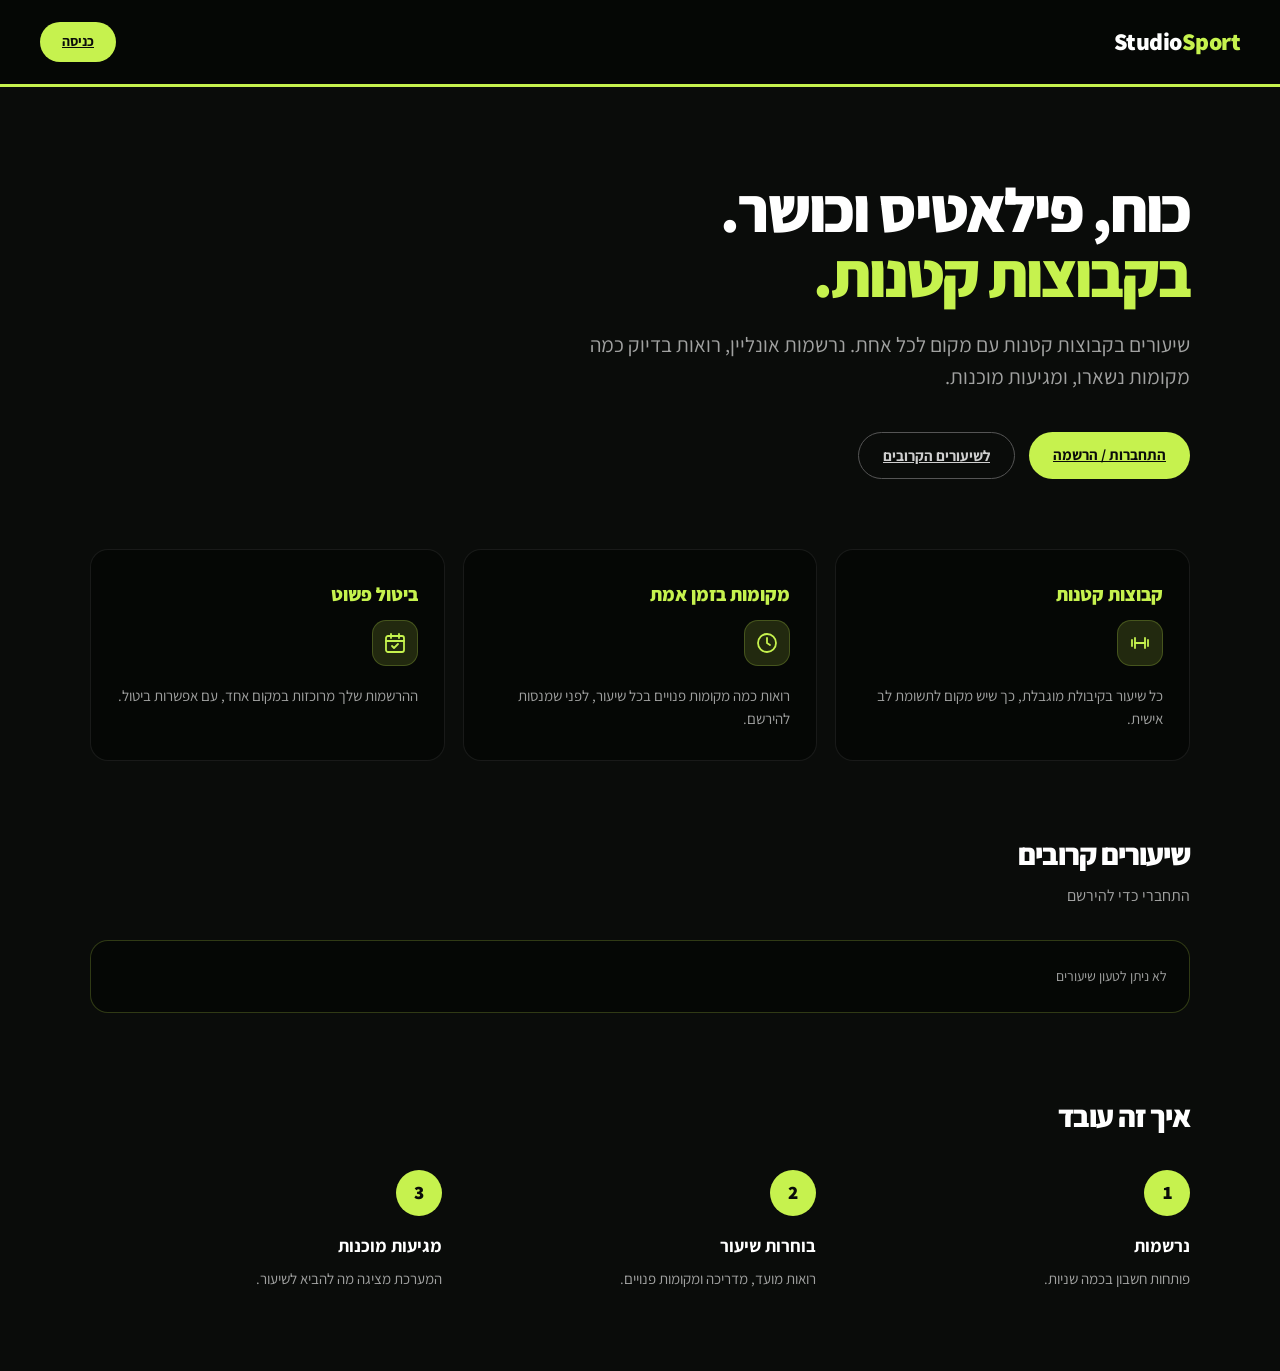
<file: index.html>
<!DOCTYPE html>
<html lang="he" dir="rtl">

<head>
  <meta charset="UTF-8">
  <meta name="viewport" content="width=device-width, initial-scale=1.0">
  <title>StudioSport — סטודיו כושר</title>
  <link rel="preconnect" href="https://fonts.googleapis.com">
  <link rel="preconnect" href="https://fonts.gstatic.com" crossorigin>
  <link href="https://fonts.googleapis.com/css2?family=Assistant:wght@400;600;700;800&display=swap" rel="stylesheet">
  <link rel="icon" type="image/svg+xml" href="favicon.svg">
  <link rel="apple-touch-icon" href="favicon.svg">
  <link rel="stylesheet" href="css/style.css">
  <style>
    .hero {
      max-width: 1180px;
      margin: 0 auto;
      padding: 90px 40px 70px;
    }

    .hero h1 {
      font-size: 62px;
      font-weight: 900;
      letter-spacing: -2px;
      line-height: 1.05;
      margin-bottom: 22px;
    }

    .hero h1 em {
      color: var(--lime);
      font-style: normal;
    }

    .hero p.lead {
      font-size: 21px;
      color: var(--white-dim);
      margin-bottom: 38px;
      max-width: 620px;
    }

    .hero-actions {
      display: flex;
      gap: 14px;
      flex-wrap: wrap;
    }

    .feature-grid {
      display: grid;
      grid-template-columns: repeat(auto-fit, minmax(260px, 1fr));
      gap: 18px;
      margin-top: 70px;
    }

    .feature {
      background: var(--bg-deep);
      border: 1px solid rgba(255, 255, 255, 0.08);
      border-radius: var(--radius);
      padding: 30px 26px;
    }

    .feature h3 {
      font-size: 19px;
      font-weight: 800;
      margin-bottom: 10px;
      color: var(--lime);
    }

    .feature p {
      color: var(--white-dim);
      font-size: 15px;
    }

    .steps {
      display: grid;
      grid-template-columns: repeat(auto-fit, minmax(240px, 1fr));
      gap: 22px;
      margin-top: 30px;
    }

    .step-num {
      width: 46px;
      height: 46px;
      border-radius: 50%;
      background: var(--lime);
      color: #0A0C0A;
      display: grid;
      place-items: center;
      font-weight: 900;
      font-size: 19px;
      margin-bottom: 16px;
    }

    .mini-card {
      background: var(--bg-deep);
      border: 1px solid var(--border);
      border-radius: var(--radius);
      padding: 22px;
    }

    .mini-card .name {
      font-weight: 800;
      font-size: 17px;
      margin-bottom: 8px;
    }

    .mini-card .meta {
      font-size: 14px;
      color: var(--white-dim);
      line-height: 1.9;
    }

    .preview-grid {
      display: grid;
      grid-template-columns: repeat(auto-fit, minmax(280px, 1fr));
      gap: 18px;
    }

    @media (max-width: 760px) {
      .hero {
        padding: 50px 18px 40px;
      }

      .hero h1 {
        font-size: 38px;
        letter-spacing: -1px;
      }

      .hero p.lead {
        font-size: 17px;
      }
    }
  </style>
</head>

<body>

  <header class="topbar">
    <div class="brand">Studio<span>Sport</span></div>
    <div class="user-area">
      <!-- אין קישור לניהול בעמוד הציבורי: הוא לא מוצג לאורחות,
           וההרשאה עצמה נבדקת בשרת ובעמוד הניהול -->
      <a href="login.html" class="btn btn-primary" style="padding:9px 22px;font-size:14px">כניסה</a>
    </div>
  </header>

  <section class="hero">
    <h1>כוח, פילאטיס וכושר.<br><em>בקבוצות קטנות.</em></h1>
    <p class="lead">שיעורים בקבוצות קטנות עם מקום לכל אחת. נרשמות אונליין, רואות בדיוק כמה מקומות נשארו, ומגיעות מוכנות.
    </p>
    <div class="hero-actions">
      <a href="login.html" class="btn btn-primary">התחברות / הרשמה</a>
      <a href="login.html" class="btn btn-ghost">לשיעורים הקרובים</a>
    </div>

    <div class="feature-grid">
      <div class="feature">
        <h3>קבוצות קטנות</h3>
        <div class="feature-icon">
          <svg viewBox="0 0 24 24">
            <path d="M4 9v6" />
            <path d="M7 7v10" />
            <path d="M17 7v10" />
            <path d="M20 9v6" />
            <path d="M7 12h10" />
          </svg>
        </div>
        <p>כל שיעור בקיבולת מוגבלת, כך שיש מקום לתשומת לב אישית.</p>
      </div>
      <div class="feature">
        <h3>מקומות בזמן אמת</h3>
        <div class="feature-icon">
          <svg viewBox="0 0 24 24">
            <circle cx="12" cy="12" r="9" />
            <path d="M12 7v5l3 2" />
          </svg>
        </div>
        <p>רואות כמה מקומות פנויים בכל שיעור, לפני שמנסות להירשם.</p>
      </div>
      <div class="feature">
        <h3>ביטול פשוט</h3>
        <div class="feature-icon">
          <svg viewBox="0 0 24 24">
            <rect x="3" y="5" width="18" height="16" rx="2" />
            <path d="M8 3v4" />
            <path d="M16 3v4" />
            <path d="M3 10h18" />
            <path d="M9 15l2 2 4-4" />
          </svg>
        </div>
        <p>ההרשמות שלך מרוכזות במקום אחד, עם אפשרות ביטול.</p>
      </div>
    </div>
  </section>

  <section class="page" style="padding-top:0">
    <h2 class="page-title" style="font-size:30px">שיעורים קרובים</h2>
    <p class="page-sub">התחברי כדי להירשם</p>

    <div class="preview-grid" id="previewGrid">
      <div class="mini-card"><span class="meta">טוען...</span></div>
    </div>
  </section>

  <section class="page" style="padding-top:0">
    <h2 class="page-title" style="font-size:30px">איך זה עובד</h2>
    <div class="steps">
      <div>
        <div class="step-num">1</div>
        <h3 style="font-size:18px;margin-bottom:8px">נרשמות</h3>
        <p style="color:var(--white-dim);font-size:15px">פותחות חשבון בכמה שניות.</p>
      </div>
      <div>
        <div class="step-num">2</div>
        <h3 style="font-size:18px;margin-bottom:8px">בוחרות שיעור</h3>
        <p style="color:var(--white-dim);font-size:15px">רואות מועד, מדריכה ומקומות פנויים.</p>
      </div>
      <div>
        <div class="step-num">3</div>
        <h3 style="font-size:18px;margin-bottom:8px">מגיעות מוכנות</h3>
        <p style="color:var(--white-dim);font-size:15px">המערכת מציגה מה להביא לשיעור.</p>
      </div>
    </div>
  </section>
  <!-- חלון אישור ביטול
  <div class="modal-backdrop" id="cancelModal">
    <div class="modal">
      <h2>ביטול הרשמה</h2>
      <p id="cancelClassInfo"></p>
      <p style="color:#bbb;font-size:14px;margin-top:8px">
        המקום ישוחרר ולא ניתן יהיה לשחזרו. להמשיך?
      </p>
      <div style="display:flex;gap:10px;margin-top:20px">
        <button class="btn btn-ghost" style="flex:1" onclick="closeCancel()">חזרה</button>
        <button class="btn btn-primary" id="cancelConfirmBtn" style="flex:1" onclick="confirmCancel()">
          בטלי את ההרשמה
        </button>
      </div>
    </div>
  </div> -->
  <script src="js/config.js"></script>
  <script src="js/api.js"></script>
  <script>
    // אם כבר מחוברת — ישר לשיעורים
    // if (getToken()) window.location.href = "classes.html";

    async function loadPreview() {
      const grid = document.getElementById("previewGrid");
      try {
        const res = await Api.getClasses();
        if (!res.ok) {
          grid.innerHTML = '<div class="mini-card"><span class="meta">לא ניתן לטעון שיעורים</span></div>';
          return;
        }

        const items = (res.data.items || []).slice(0, 4);
        if (!items.length) {
          grid.innerHTML = '<div class="mini-card"><span class="meta">אין שיעורים פתוחים כרגע</span></div>';
          return;
        }

        grid.innerHTML = items.map(c => `
          <div class="mini-card">
            <div class="name">${escapeHtml(c.name)}</div>
            <div class="meta">
              מדריכה: ${escapeHtml(c.trainerName || "")}<br>
              ${formatDate(c.startTime)}<br>
              ${c.availableSpots > 0
            ? `<span class="badge badge-free">${c.availableSpots} מקומות פנויים</span>`
            : '<span class="badge badge-full">מלא</span>'}
            </div>
          </div>
        `).join("");
      } catch (err) {
        console.error("loadPreview failed:", err);
        grid.innerHTML = '<div class="mini-card"><span class="meta">לא ניתן לטעון שיעורים</span></div>';
      }
    }

    loadPreview();
  </script>
</body>

</html>
</file>
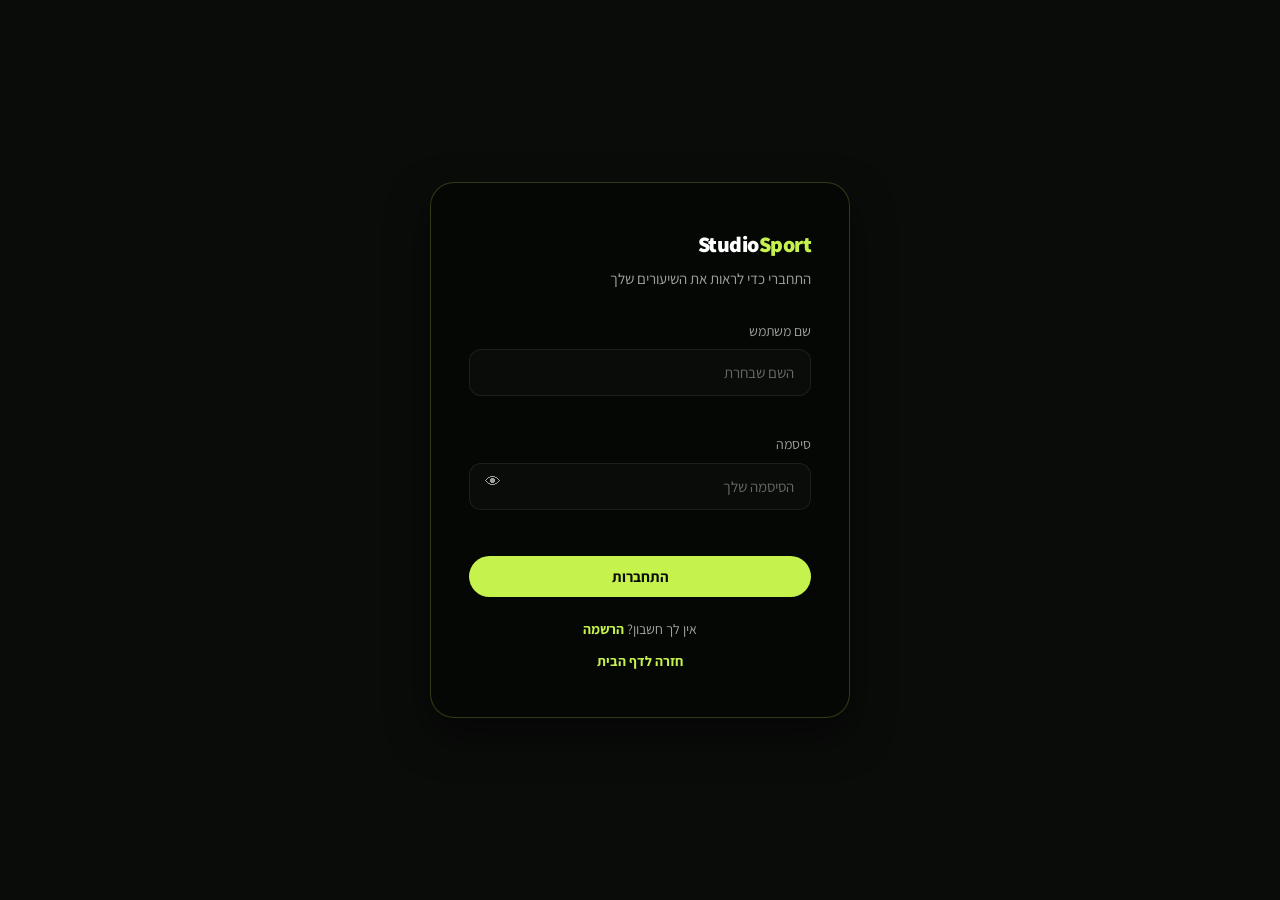
<file: admin-classes.html>
<!DOCTYPE html>
<html lang="he" dir="rtl">
<head>
  <meta charset="UTF-8">
  <meta name="viewport" content="width=device-width, initial-scale=1.0">
  <title>StudioSport - ניהול שיעורים</title>
  <link rel="preconnect" href="https://fonts.googleapis.com">
  <link rel="preconnect" href="https://fonts.gstatic.com" crossorigin>
  <link href="https://fonts.googleapis.com/css2?family=Assistant:wght@400;600;700;800&display=swap" rel="stylesheet">
  <link rel="icon" type="image/svg+xml" href="favicon.svg">
  <link rel="apple-touch-icon" href="favicon.svg">
  <link rel="stylesheet" href="css/style.css">
  <style>
  /* אותו חלון אישור שמשתמשות רואות בביטול הרשמה — גם כאן, במקום confirm() */
  #cancelModal {
    position: fixed;
    inset: 0;
    z-index: 9999;
    background: rgba(0, 0, 0, 0.75);
    display: flex;
    align-items: center;
    justify-content: center;
    padding: 16px;
    box-sizing: border-box;
    direction: rtl;
  }

  #cancelModal[hidden] { display: none !important; }

  #cancelModal .modal-box {
    background: #101410;
    border: 2px solid #b7f34d;
    border-radius: 16px;
    padding: 24px;
    width: 100%;
    max-width: 400px;
    box-sizing: border-box;
    text-align: right;
    color: #eee;
    box-shadow: 0 20px 60px rgba(0, 0, 0, 0.8);
  }

  #cancelModal .modal-box h3 {
    margin: 0 0 12px;
    font-size: 1.15rem;
    color: #b7f34d;
  }

  #cancelModal .modal-box p {
    margin: 0 0 8px;
    line-height: 1.6;
    font-size: 0.95rem;
  }

  #cancelModal .modal-warn {
    color: #e0a63c;
    font-size: 0.88rem;
  }

  #cancelModal .modal-actions {
    display: flex;
    gap: 10px;
    margin-top: 18px;
  }

  #cancelModal .modal-actions button {
    flex: 1;
    padding: 10px 14px;
    border-radius: 10px;
    font-family: inherit;
    font-size: 0.95rem;
    cursor: pointer;
  }

  #cancelModal .btn-danger {
    background: #c0392b;
    border: 1px solid #c0392b;
    color: #fff;
  }

  #cancelModal .btn-ghost {
    background: transparent;
    border: 1px solid #444;
    color: #ccc;
  }
  </style>
</head>
<body style="visibility:hidden">
  <a href="#main" class="skip-link">דלג לתוכן הראשי</a>
  <!-- העמוד מוסתר עד לאימות התפקיד, כדי שלא יראה לרגע למי שאינו מנהל.
       ההגנה הקובעת היא בשרת ([Authorize(Roles="Admin")]); זו שכבת UI. -->
  <script>
    (function () {
      try {
        var u = JSON.parse(localStorage.getItem("studio_user") || "{}");
        if (!u || u.role !== "Admin") { location.replace("classes.html"); return; }
        document.body.style.visibility = "visible";
      } catch (e) { location.replace("login.html"); }
    })();
  </script>

  <header class="topbar">
    <div class="brand">Studio<span>Sport</span></div>
    <div class="user-area">
      <a href="admin-classes.html" id="navAdminClasses" class="btn btn-ghost"
   style="padding:8px 18px;font-size:14px;display:none">ניהול שיעורים</a>
      <a href="admin.html" class="btn btn-ghost" style="padding:8px 18px;font-size:14px">בקשות מנוי</a>
      <span id="userName"></span>
      <div class="avatar" id="userAvatar"></div>
      <button class="btn btn-ghost" style="padding:8px 18px;font-size:14px" onclick="logout()">יציאה</button>
    </div>
  </header>

  <main class="page" id="main" tabindex="-1">
    <h1 class="page-title">ניהול שיעורים</h1>
    <p class="page-sub">הוספת שיעור חדש וביטול שיעורים קיימים.</p>

    <div id="pageAlert" class="alert"></div>

    <div class="table-card" style="margin-bottom:28px">
      <h2 style="margin:0 0 18px;font-size:20px">הוספת שיעור</h2>

      <div class="field">
        <label for="fName">שם השיעור</label>
        <input id="fName" type="text" maxlength="100" placeholder="לדוגמה: יוגה - צהריים">
      </div>

      <div class="field">
        <label for="fStart">תאריך ושעה</label>
        <input id="fStart" type="datetime-local">
      </div>

      <div class="field">
        <label for="fCapacity">קיבולת (1-60)</label>
        <input id="fCapacity" type="number" min="1" max="60" value="10">
      </div>

      <div class="field">
        <label for="fTrainer">מדריכה</label>
        <select id="fTrainer"></select>
      </div>

      <div class="field">
        <label for="fNotes">הערות / ציוד</label>
        <input id="fNotes" type="text" maxlength="500" placeholder="לדוגמה: להביא מזרן אישי">
      </div>

      <div class="form-actions">
        <button class="btn btn-primary" id="btnCreate" onclick="createClass()">הוספת שיעור</button>
      </div>
    </div>

    <div class="stats">
      <div class="stat-card">
        <div class="stat-value" id="statTotal">-</div>
        <div class="stat-label">שיעורים פעילים</div>
      </div>
      <div class="stat-card">
        <div class="stat-value" id="statCancelled">-</div>
        <div class="stat-label">שיעורים מבוטלים</div>
      </div>
    </div>

    <div class="table-card">
      <table>
        <thead>
          <tr>
            <th>שיעור</th>
            <th>מדריכה</th>
            <th>מועד</th>
            <th>נרשמות</th>
            <th>סטטוס</th>
            <th></th>
          </tr>
        </thead>
        <tbody id="classesBody">
          <tr><td colspan="6" class="empty-state">טוען...</td></tr>
        </tbody>
      </table>
    </div>
  </main>

  <!-- חלון אישור ביטול שיעור -->
  <div id="cancelModal" class="modal-overlay" hidden>
    <div class="modal-box" role="dialog" aria-modal="true" aria-labelledby="cancelTitle">
      <h3 id="cancelTitle">ביטול שיעור</h3>
      <p id="cancelClassInfo"></p>
      <p class="modal-warn">כל ההרשמות לשיעור יבוטלו והמקומות ישוחררו. הפעולה אינה ניתנת לביטול. לבטל בכל זאת?</p>
      <div class="modal-actions">
        <button id="cancelConfirmBtn" type="button" class="btn-danger">כן, לבטל</button>
        <button type="button" class="btn-ghost" onclick="closeCancel()">חזרה</button>
      </div>
    </div>
  </div>

  <script src="js/config.js"></script>
  <script src="js/api.js"></script>
  <script>
    requireAuth();

    const currentUser = getUser();
    if (!currentUser || currentUser.role !== "Admin") {
      window.location.href = "classes.html";
    }
    renderUserArea();

    let trainers = [];

    async function loadTrainers() {
      const res = await Api.getTrainers();
      trainers = asArray(res.data);
      const sel = document.getElementById("fTrainer");
      sel.innerHTML = trainers
        .map(t => `<option value="${t.id}">${escapeHtml(t.name)}</option>`)
        .join("");
    }

    async function loadClasses() {
      const res = await Api.getClasses();
      if (!res.ok) {
        showAlert("pageAlert", res.data?.message || "לא ניתן לטעון שיעורים", "error");
        return;
      }

      const all = asArray(res.data);
      const active = all.filter(c => !c.isCancelled);
      document.getElementById("statTotal").textContent = active.length;
      document.getElementById("statCancelled").textContent = all.length - active.length;

      const body = document.getElementById("classesBody");

      if (!all.length) {
        body.innerHTML = '<tr><td colspan="6" class="empty-state">אין שיעורים</td></tr>';
        return;
      }

      body.innerHTML = all.map(c => {
        const full = c.availableSpots === 0;
        const badge = c.isCancelled
          ? '<span class="badge badge-muted">מבוטל</span>'
          : full
            ? '<span class="badge badge-full">מלא</span>'
            : '<span class="badge badge-free">פנוי</span>';

        const action = c.isCancelled
          ? ""
          : `<button class="btn btn-danger" style="font-size:14px;padding:8px 18px"
                     aria-label="ביטול שיעור: ${escapeHtml(c.name)}"
                     onclick="cancelClass(${c.id}, this, '${escapeHtml(c.name).replace(/'/g, "\\'")}')">ביטול</button>`;

        return `
          <tr>
            <td>
              <span class="class-name">${escapeHtml(c.name)}</span>
              ${c.equipmentNotes ? `<span class="class-note">${escapeHtml(c.equipmentNotes)}</span>` : ""}
            </td>
            <td>${escapeHtml(c.trainerName || "-")}</td>
            <td>${formatDate(c.startTime)}</td>
            <td>${c.enrolledCount} / ${c.capacity}</td>
            <td>${badge}</td>
            <td style="text-align:left">${action}</td>
          </tr>`;
      }).join("");
    }

    async function createClass() {
      hideAlert("pageAlert");

      const name = document.getElementById("fName").value.trim();
      const start = document.getElementById("fStart").value;
      const capacity = parseInt(document.getElementById("fCapacity").value, 10);
      const trainerId = parseInt(document.getElementById("fTrainer").value, 10);
      const notes = document.getElementById("fNotes").value.trim();

      if (!name) return showAlert("pageAlert", "יש למלא שם שיעור", "error");
      if (!start) return showAlert("pageAlert", "יש לבחור תאריך ושעה", "error");
      if (!capacity || capacity < 1 || capacity > 60)
        return showAlert("pageAlert", "הקיבולת חייבת להיות בין 1 ל-60", "error");
      if (!trainerId) return showAlert("pageAlert", "יש לבחור מדריכה", "error");

      const btn = document.getElementById("btnCreate");
      btn.disabled = true;
      btn.textContent = "מוסיף...";

      const res = await Api.createClass({
        name: name,
        startTime: start,
        capacity: capacity,
        trainerId: trainerId,
        equipmentNotes: notes || null
      });

      btn.disabled = false;
      btn.textContent = "הוספת שיעור";

      if (!res.ok) {
        showAlert("pageAlert", res.data?.message || "לא ניתן להוסיף את השיעור", "error");
        return;
      }

      showAlert("pageAlert", "השיעור נוסף בהצלחה.", "success");
      document.getElementById("fName").value = "";
      document.getElementById("fStart").value = "";
      document.getElementById("fNotes").value = "";
      await loadClasses();
    }

    /* ---------- ביטול שיעור (חלון מודל) ---------- */

    let pendingCancel = null;   // { id, btn, className }

    function cancelClass(id, btn, className) {
      pendingCancel = { id, btn, className };

      const info = document.getElementById("cancelClassInfo");
      const confirmBtn = document.getElementById("cancelConfirmBtn");

      info.textContent = className ? `שיעור: ${className}` : "";
      confirmBtn.disabled = false;
      confirmBtn.textContent = "כן, לבטל";
      document.getElementById("cancelModal").hidden = false;
    }

    function closeCancel() {
      pendingCancel = null;
      document.getElementById("cancelModal").hidden = true;
    }

    async function confirmCancel() {
      if (!pendingCancel) return;

      const { id, btn } = pendingCancel;
      const confirmBtn = document.getElementById("cancelConfirmBtn");
      const info = document.getElementById("cancelClassInfo");

      confirmBtn.disabled = true;
      confirmBtn.textContent = "מבטל...";

      let res;
      try {
        res = await Api.cancelClass(id);
      } catch (err) {
        confirmBtn.disabled = false;
        confirmBtn.textContent = "נסי שוב";
        info.textContent = "לא ניתן להתחבר לשרת. ודאי שהוא פועל.";
        return;
      }

      if (!res.ok) {
        confirmBtn.disabled = false;
        confirmBtn.textContent = "נסי שוב";
        info.textContent = res.data?.message || "לא ניתן לבטל את השיעור";
        return;
      }

      closeCancel();
      if (btn) { btn.disabled = false; btn.textContent = "ביטול"; }
      showAlert("pageAlert", "השיעור בוטל.", "success");
      await loadClasses();
    }

    /* ---------- חיבור אירועי החלון ---------- */

    document.getElementById("cancelConfirmBtn").addEventListener("click", confirmCancel);

    document.getElementById("cancelModal").addEventListener("click", (ev) => {
      if (ev.target.id === "cancelModal") closeCancel();
    });

    document.addEventListener("keydown", (ev) => {
      if (ev.key === "Escape") closeCancel();
    });

    (async function init() {
      await loadTrainers();
      await loadClasses();
    })();
  </script>
</body>
</html>
</file>
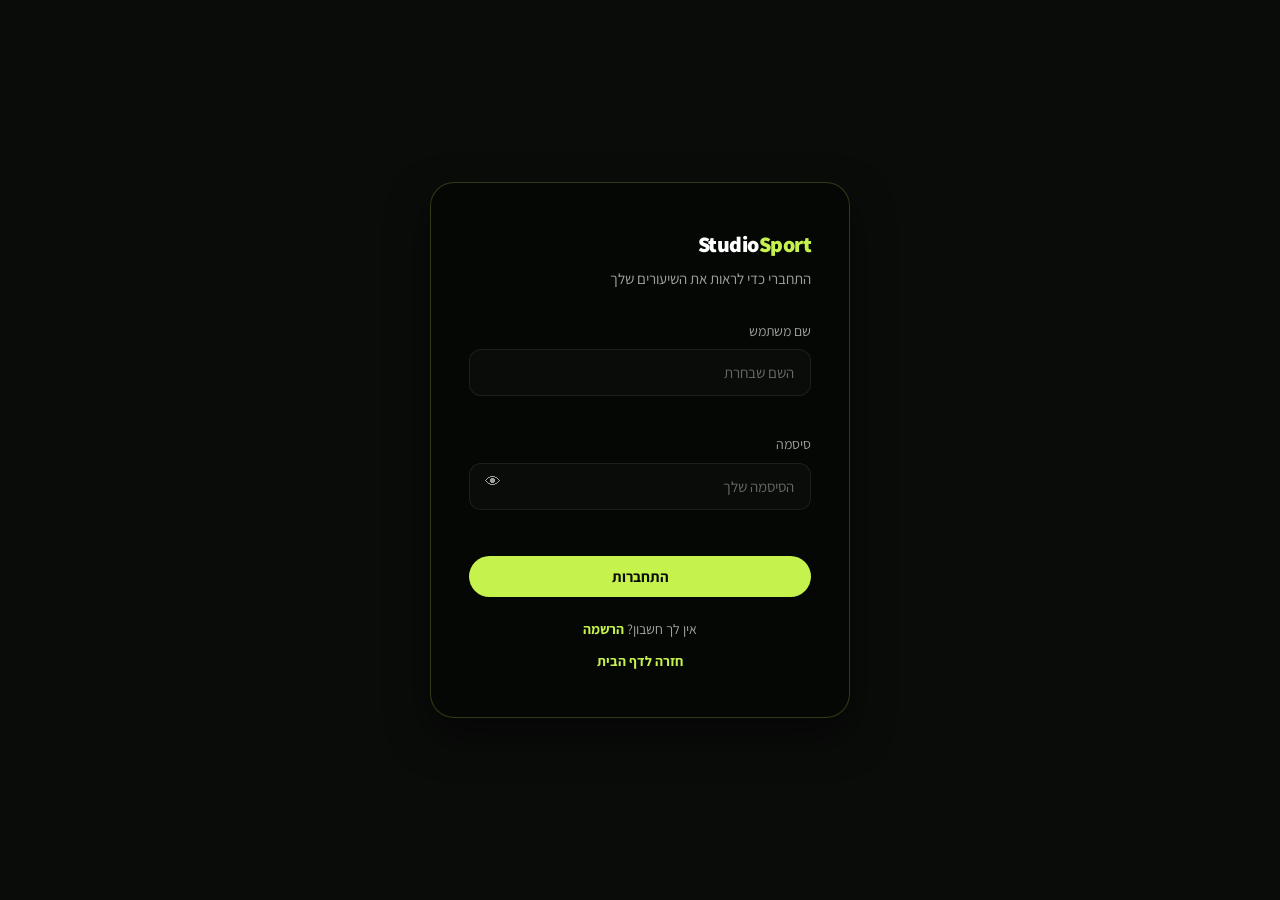
<file: admin.html>
<!DOCTYPE html>
<html lang="he" dir="rtl">
<head>
  <meta charset="UTF-8">
  <meta name="viewport" content="width=device-width, initial-scale=1.0">
  <title>StudioSport — ניהול מנויים</title>
  <link rel="preconnect" href="https://fonts.googleapis.com">
  <link rel="preconnect" href="https://fonts.gstatic.com" crossorigin>
  <link href="https://fonts.googleapis.com/css2?family=Assistant:wght@400;600;700;800&display=swap" rel="stylesheet">
  <link rel="icon" type="image/svg+xml" href="favicon.svg">
  <link rel="apple-touch-icon" href="favicon.svg">
  <link rel="stylesheet" href="css/style.css">
</head>
<body style="visibility:hidden">
  <a href="#main" class="skip-link">דלג לתוכן הראשי</a>
  <!-- העמוד מוסתר עד לאימות התפקיד, כדי שלא יראה לרגע למי שאינו מנהל.
       ההגנה הקובעת היא בשרת ([Authorize(Roles="Admin")]); זו שכבת UI. -->
  <script>
    (function () {
      try {
        var u = JSON.parse(localStorage.getItem("studio_user") || "{}");
        if (!u || u.role !== "Admin") { location.replace("classes.html"); return; }
        document.body.style.visibility = "visible";
      } catch (e) { location.replace("login.html"); }
    })();
  </script>

  <header class="topbar">
    <div class="brand">Studio<span>Sport</span></div>
    <div class="user-area">
      <a href="admin-classes.html" class="btn btn-ghost" style="padding:8px 18px;font-size:14px">ניהול שיעורים</a>
      <span id="userName"></span>
      <div class="avatar" id="userAvatar"></div>
      <button class="btn btn-ghost" style="padding:8px 18px;font-size:14px" onclick="logout()">יציאה</button>
    </div>
  </header>

  <main class="page" id="main" tabindex="-1">
    <h1 class="page-title">בקשות מנוי</h1>
    <p class="page-sub">בקשות הממתינות לאישור. אישור מפעיל את המנוי לשנה ומאפשר הרשמה לשיעורים.</p>

    <div id="pageAlert" class="alert"></div>

    <div class="stats">
      <div class="stat-card">
        <div class="stat-value" id="statPending">—</div>
        <div class="stat-label">בקשות ממתינות</div>
      </div>
    </div>

    <div class="table-card">
      <table>
        <thead>
          <tr>
            <th>משתמש</th>
            <th>חבילה</th>
            <th>שיעורים</th>
            <th>תאריך בקשה</th>
            <th></th>
          </tr>
        </thead>
        <tbody id="pendingBody">
          <tr><td colspan="5" class="empty-state">טוען...</td></tr>
        </tbody>
      </table>
    </div>
  </main>

  <script src="js/config.js"></script>
  <script src="js/api.js"></script>
  <script>
    /* ---------- הגנת דף: מנהל בלבד ---------- */

    requireAuth();

    const currentUser = getUser();
    if (!currentUser || currentUser.role !== "Admin") {
      window.location.href = "classes.html";
    }
    renderUserArea();

    /* ---------- עזרים ---------- */

    const PLAN_LABELS = {
      0: "בודד",
      1: "ארבעה",
      2: "עשרה",
      3: "עשרים",
      Single: "בודד",
      Four: "ארבעה",
      Ten: "עשרה",
      Twenty: "עשרים"
    };

    function planLabel(plan) {
      return PLAN_LABELS[plan] ?? plan ?? "";
    }

    // סטטוס עשוי לחזור כמחרוזת או כמספר
    function isPendingStatus(status) {
      return status === "Pending" || status === 0;
    }

    let currentPending = [];

    /* ---------- טעינה ---------- */

    async function loadPending() {
      hideAlert("pageAlert");

      let res;
      try {
        res = await Api.getPendingSubscriptions();
      } catch (err) {
        console.error(err);
        showAlert("pageAlert", "לא ניתן להתחבר לשרת. ודאי שהוא פועל.", "error");
        return;
      }

      if (!res.ok) {
        showAlert("pageAlert", res.data?.message || "לא ניתן לטעון בקשות", "error");
        document.getElementById("pendingBody").innerHTML =
          '<tr><td colspan="5" class="empty-state">אין נתונים להצגה</td></tr>';
        return;
      }

      currentPending = asArray(res.data);
      document.getElementById("statPending").textContent = currentPending.length;
      renderPending();
    }

    /* ---------- תצוגה ---------- */

    function renderPending() {
      const body = document.getElementById("pendingBody");

      if (!currentPending.length) {
        body.innerHTML =
          '<tr><td colspan="5" class="empty-state">אין בקשות ממתינות</td></tr>';
        return;
      }

      body.innerHTML = currentPending.map(s => `
        <tr>
          <td>
            <span class="class-name">${escapeHtml(s.username || "—")}</span>
            <span class="class-note">מזהה משתמש ${escapeHtml(String(s.userId ?? ""))}</span>
          </td>
          <td>${escapeHtml(planLabel(s.plan))}</td>
          <td>${escapeHtml(String(s.totalClasses ?? "—"))}</td>
          <td>${formatDate(s.startDate)}</td>
          <td style="text-align:left">
            <button class="btn btn-primary" style="font-size:14px;padding:9px 20px"
                    aria-label="אישור בקשת מנוי של ${escapeHtml(s.username || "—")}"
                    onclick="approve(${s.id}, this)">אישור</button>
          </td>
        </tr>`).join("");
    }

    /* ---------- אישור ---------- */

    async function approve(id, btn) {
      btn.disabled = true;
      btn.textContent = "מאשר...";

      let res;
      try {
        res = await Api.approveSubscription(id);
      } catch (err) {
        console.error(err);
        showAlert("pageAlert", "לא ניתן להתחבר לשרת.", "error");
        btn.disabled = false;
        btn.textContent = "אישור";
        return;
      }

      if (res.ok) {
        showAlert("pageAlert", "המנוי אושר.", "success");
        await loadPending();
        return;
      }

      btn.disabled = false;
      btn.textContent = "אישור";

      // 409 = המנוי כבר אינו ממתין (אושר או בוטל בינתיים)
      if (res.status === 409) {
        showAlert("pageAlert", res.data?.message || "המנוי אינו ממתין לאישור.", "error");
        await loadPending();
        return;
      }

      showAlert("pageAlert", res.data?.message || "לא ניתן לאשר את המנוי.", "error");
    }

    loadPending();
  </script>
</body>
</html>
</file>
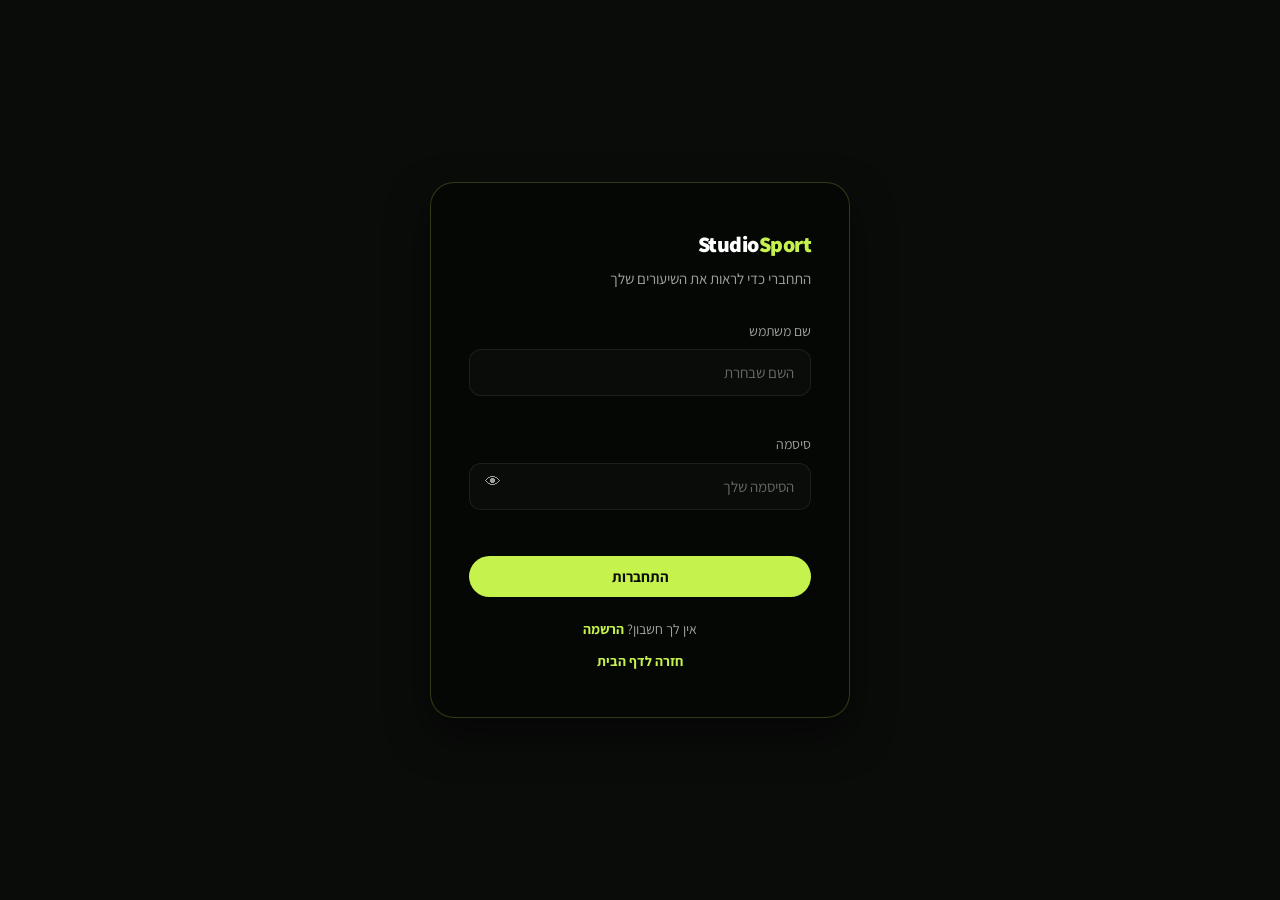
<file: classes.html>
<!DOCTYPE html>
<html lang="he" dir="rtl">

<head>
  <meta charset="UTF-8">
  <meta name="viewport" content="width=device-width, initial-scale=1.0">
  <title>StudioSport — שיעורים</title>
  <link rel="preconnect" href="https://fonts.googleapis.com">
  <link rel="preconnect" href="https://fonts.gstatic.com" crossorigin>
  <link href="https://fonts.googleapis.com/css2?family=Assistant:wght@400;600;700;800&display=swap" rel="stylesheet">
  <link rel="icon" type="image/svg+xml" href="favicon.svg">
  <link rel="apple-touch-icon" href="favicon.svg">
  <link rel="stylesheet" href="css/style.css">
</head>

<body>
  <a href="#main" class="skip-link">דלג לתוכן הראשי</a>

  <header class="topbar">
    <div class="brand">Studio<span>Sport</span></div>
    <div class="user-area">
      <a href="admin-classes.html" id="navAdminClasses" class="btn btn-ghost"
   style="padding:8px 18px;font-size:14px;display:none">ניהול שיעורים</a>
      <a href="admin.html" id="adminLink" class="btn btn-ghost"
        style="padding:8px 18px;font-size:14px;display:none">ניהול מנויים</a>
      <a href="my-classes.html" id="navMyClasses" class="btn btn-ghost" style="padding:8px 18px;font-size:14px">השיעורים שלי</a>
<a href="subscribe.html" id="navMySubscription" class="btn btn-ghost" style="padding:8px 18px;font-size:14px">המנוי שלי</a>
      <span id="userName"></span>
      <div class="avatar" id="userAvatar"></div>
      <button class="btn btn-ghost" style="padding:8px 18px;font-size:14px" onclick="logout()">יציאה</button>
    </div>
  </header>

  <main class="page" id="main" tabindex="-1">
    <h1 class="page-title">שיעורים זמינים</h1>
    <p class="page-sub">בחרי שיעור והירשמי. המקומות מוגבלים.</p>

    <div id="pageAlert" class="alert"></div>

    <div class="stats" id="statsRow">
      <div class="stat-card">
        <div class="stat-value" id="statTotal">—</div>
        <div class="stat-label">שיעורים פתוחים</div>
      </div>
      <div class="stat-card">
        <div class="stat-value" id="statFree">—</div>
        <div class="stat-label">מקומות פנויים</div>
        <div class="stat-spark" id="sparkFree"></div>
      </div>
      <div class="stat-card">
        <div class="stat-value" id="statMine">—</div>
        <div class="stat-label">ההרשמות שלי</div>
        <div class="stat-spark" id="sparkMine"></div>
      </div>
    </div>

    <div class="table-card">
      <table>
        <thead>
          <tr>
            <th>שיעור</th>
            <th>מדריכה</th>
            <th>מועד</th>
            <th>מקומות</th>
            <th>סטטוס</th>
            <th scope="col"><span class="visually-hidden">פעולות</span></th>
          </tr>
        </thead>
        <tbody id="classesBody">
          <tr>
            <td colspan="6" class="empty-state">טוען...</td>
          </tr>
        </tbody>
      </table>
    </div>
  </main>

  <!-- חלונית "מה להצטייד" -->
  <div class="modal-backdrop" id="gearModal">
    <div class="modal">
      <h2>נרשמת בהצלחה</h2>
      <p id="gearClassInfo"></p>
      <ul class="check-list" id="gearList"></ul>
      <button class="btn btn-primary" style="width:100%" onclick="closeGear()">הבנתי</button>
    </div>
  </div>

  <script src="js/config.js"></script>
  <script src="js/api.js"></script>
  <script>
    requireAuth();
    renderUserArea();
    const _u = getUser();
    if (_u && _u.role === 'Admin') {
  document.getElementById('adminLink').style.display = '';
  document.getElementById('navAdminClasses').style.display = 'inline-flex';
      document.getElementById('navMyClasses').style.display = 'none';
      document.getElementById('navMySubscription').style.display = 'none';
}
    let currentClasses = [];

    /* ---------- נרמול תשובות מהשרת ---------- */

    // השרת עשוי להחזיר מערך ישירות, או עטיפה: { items: [...] } / { data: [...] }
    function asArray(payload) {
      if (Array.isArray(payload)) return payload;
      if (payload && Array.isArray(payload.items)) return payload.items;
      if (payload && Array.isArray(payload.data)) return payload.data;
      return [];
    }

    // ה-enum נשלח כמחרוזת ("Active") או כמספר (0)
    function isActiveStatus(status) {
      return status === "Active" || status === 0;
    }

    // שם השדה עשוי להיות classId או classSessionId
    function enrollmentClassId(e) {
      return e.classId ?? e.classSessionId ?? e.classSession?.id ?? null;
    }

    async function loadPage() {
      hideAlert("pageAlert");

      let classesRes, mineRes, statsRes;

      try {
        [classesRes, mineRes, statsRes] = await Promise.all([
          Api.getClasses(),
          Api.getMyEnrollments(),
          Api.getStats()
        ]);
      } catch (err) {
        console.error(err);
        showAlert("pageAlert", "לא ניתן להתחבר לשרת. ודאי שהוא פועל.", "error");
        renderClasses(new Set());
        return;
      }

      if (!classesRes.ok) {
        showAlert("pageAlert", "לא ניתן לטעון שיעורים", "error");
        renderClasses(new Set());
        return;
      }

      const now = new Date();

      // רק שיעורים שטרם התקיימו
      currentClasses = asArray(classesRes.data)
        .filter(c => new Date(c.startTime) > now);

      const mine = mineRes.ok && mineRes.data
        ? [...(mineRes.data.active || []), ...(mineRes.data.history || [])]
        : [];
      // שיעורים פתוחים — לא מבוטלים
      const openClasses = currentClasses.filter(c => !c.isCancelled);
      const cancelledIds = new Set(
        currentClasses.filter(c => c.isCancelled).map(c => c.id)
      );

      // ההרשמות הפעילות שלי, בלי אלו ששייכות לשיעור מבוטל
      // ההרשמות הפעילות שלי, בלי אלו ששייכות לשיעור מבוטל
      const myList = (mineRes.ok && (mineRes.data?.active ?? mineRes.data?.Active)) || [];

      const activeMine = myList.filter(e => {
        const st = e.status ?? e.Status;
        const cid = e.classId ?? e.ClassId;
        return st === "Active" && !cancelledIds.has(cid);
      });

      // שני הכרטיסים הראשונים — מהשרת
      if (statsRes.ok && statsRes.data) {
        document.getElementById("statTotal").textContent = statsRes.data.total ?? "—";
        document.getElementById("statFree").textContent = statsRes.data.free ?? "—";
      }

      // הכרטיס האישי — מההרשמות שלי
      document.getElementById("statMine").textContent = activeMine.length;

      const mineIds = new Set(activeMine.map(e => e.classId ?? e.ClassId));

      // הכרטיס האישי — מההרשמות שלי

      drawSpark("sparkFree", openClasses.map(c => c.availableSpots || 0));
      drawSpark("sparkMine", openClasses.map(c => (mineIds.has(c.id) ? 1 : 0)));

      renderClasses(mineIds);
    }

    /* ---------- מיני-גרף עמודות ---------- */
    function drawSpark(id, values) {
      const el = document.getElementById(id);
      if (!el) return;
      if (!values.length) { el.innerHTML = ""; return; }

      const max = Math.max(...values, 1);
      el.innerHTML = values.map(v => {
        const h = Math.round((v / max) * 100);
        return `<span class="${v === 0 ? "is-low" : ""}" style="height:${Math.max(h, 8)}%" title="${v}"></span>`;
      }).join("");
    }

    /* ---------- אייקוני ציוד ---------- */
    const GEAR_ICONS = {
      towel: '<svg viewBox="0 0 24 24"><path d="M4 7h13a3 3 0 0 1 3 3v7"/><path d="M4 7v10a2 2 0 0 0 2 2h9"/><path d="M8 7v12"/></svg>',
      water: '<svg viewBox="0 0 24 24"><path d="M9 3h6"/><path d="M10 3v3l-1.5 3A3 3 0 0 0 8.4 12v7a2 2 0 0 0 2 2h3.2a2 2 0 0 0 2-2v-7a3 3 0 0 0-.1-1.9L14 6V3"/><path d="M8.5 14h7"/></svg>',
      mat: '<svg viewBox="0 0 24 24"><rect x="3" y="8" width="18" height="8" rx="2"/><path d="M7 8v8"/><path d="M11 8v8"/><path d="M15 8v8"/></svg>',
      shoes: '<svg viewBox="0 0 24 24"><path d="M3 16V9h4l3 3h4a5 5 0 0 1 5 5v1H3z"/><path d="M6 12h2"/></svg>',
      rope: '<svg viewBox="0 0 24 24"><path d="M8 5c-3 3-3 11 0 14"/><path d="M16 5c3 3 3 11 0 14"/><circle cx="8" cy="5" r="1.6"/><circle cx="16" cy="5" r="1.6"/></svg>',
      fallback: '<svg viewBox="0 0 24 24"><circle cx="12" cy="12" r="8"/><path d="M12 8v5l3 2"/></svg>'
    };

    function gearIcon(text) {
      const t = String(text);
      if (/מגבת/.test(t)) return GEAR_ICONS.towel;
      if (/מים|בקבוק/.test(t)) return GEAR_ICONS.water;
      if (/מזרן|מזרון/.test(t)) return GEAR_ICONS.mat;
      if (/נעל/.test(t)) return GEAR_ICONS.shoes;
      if (/חבל|קפיצ/.test(t)) return GEAR_ICONS.rope;
      return GEAR_ICONS.fallback;
    }
    function renderClasses(enrolledClassIds = new Set()) {
      const body = document.getElementById("classesBody");

      if (!currentClasses.length) {
        body.innerHTML =
          '<tr><td colspan="6" class="empty-state">אין שיעורים זמינים כרגע</td></tr>';
        return;
      }

      body.innerHTML = currentClasses.map(c => {
        const enrolled = enrolledClassIds.has(c.id);
        const full = ((c.capacity ?? 0) - (c.enrolledCount ?? 0)) <= 0;
        const cancelled = c.isCancelled;

        let badge, action;

        if (cancelled) {
          badge = '<span class="badge badge-muted">בוטל</span>';
          action = "";
        } else if (enrolled) {
          badge = '<span class="badge badge-free">רשומה</span>';
          action = '<button class="btn btn-ghost" disabled style="font-size:14px;padding:9px 18px">רשומה</button>';
        } else if (full) {
          badge = '<span class="badge badge-full">מלא</span>';
          action = '<button class="btn btn-ghost" disabled style="font-size:14px;padding:9px 18px">מלא</button>';
        } else {
          badge = `<span class="badge badge-free">${c.availableSpots} פנויים</span>`;
          // aria-label כולל את שם השיעור ואת מועדו — קורא מסך יידע על מה לוחצים
          const label = escapeHtml(`${c.name}, ${c.availableSpots} מקומות פנויים`);
          action = `<button class="btn btn-primary" style="font-size:14px;padding:9px 20px"
                     aria-label="הרשמה: ${label}"
                     onclick="enroll(${c.id}, this)">הירשמות</button>`;
        }

        return `
          <tr>
            <td>
              <span class="class-name">${escapeHtml(c.name)}</span>
              <span class="class-note">${escapeHtml(c.equipmentNotes || "")}</span>
            </td>
            <td>${escapeHtml(c.trainerName || "")}</td>
            <td>${formatDate(c.startTime)}</td>
            <td>${c.enrolledCount} / ${c.capacity}</td>
            <td>${badge}</td>
        <td style="text-align:left">${action}</td>                    </tr>`;
      }).join("");
    }

    async function enroll(classId, btn) {
      if (btn) {
        btn.disabled = true;
        btn.textContent = "נרשמת...";
      }

      let res;
      try {
        res = await Api.enroll(classId);
      } catch (err) {
        console.error(err);
        showAlert("pageAlert", "לא ניתן להתחבר לשרת. ודאי שהוא פועל.", "error");
        if (btn) { btn.disabled = false; btn.textContent = "הירשמות"; }
        return;
      }

      if (res.ok) {
        await loadPage();
        showAlert("pageAlert", "ההרשמה בוצעה בהצלחה.", "success");

        const cls = currentClasses.find(c => c.id === classId);
        if (cls) openGear({
          name: cls.name,
          startTime: cls.startTime,
          equipmentNotes: cls.equipmentNotes
        });

        return;
      }

      if (btn) { btn.disabled = false; btn.textContent = "הירשמות"; }

      // 409 = התנגשות. ההודעה מגיעה מהשרת כי יש כמה סוגים:
      // מקום שנתפס, כבר רשומה, מכסה יומית — וכולם שונים.
      if (res.status === 409) {
        showAlert("pageAlert", res.data?.message || "לא ניתן להשלים את הרישום כרגע. נסי שוב.", "error");
        await loadPage();
        return;
      }

      // 403 = אין מנוי פעיל
      if (res.status === 403) {
        showAlert("pageAlert", "נדרש מנוי פעיל כדי להירשם לשיעור. ניתן לחדש את המנוי.", "error");
        return;
      }
      showAlert("pageAlert", res.data?.message || "לא ניתן להירשם לשיעור.", "error");
    }
    function openGear(cls) {
      document.getElementById("gearClassInfo").textContent =
        cls ? `${cls.name} · ${formatDate(cls.startTime)}` : "";
      const list = document.getElementById("gearList");
      const notes = cls && cls.equipmentNotes ? cls.equipmentNotes : "אין ציוד מיוחד";
      list.innerHTML = notes.split(/[,،]/).map(n =>
        `<li>${gearIcon(n)}<span>${escapeHtml(n.trim())}</span></li>`
      ).join("");
      document.getElementById("gearModal").classList.add("open");
    }

    function closeGear() {
      document.getElementById("gearModal").classList.remove("open");
    }

    loadPage();
  </script>
</body>

</html>
</file>
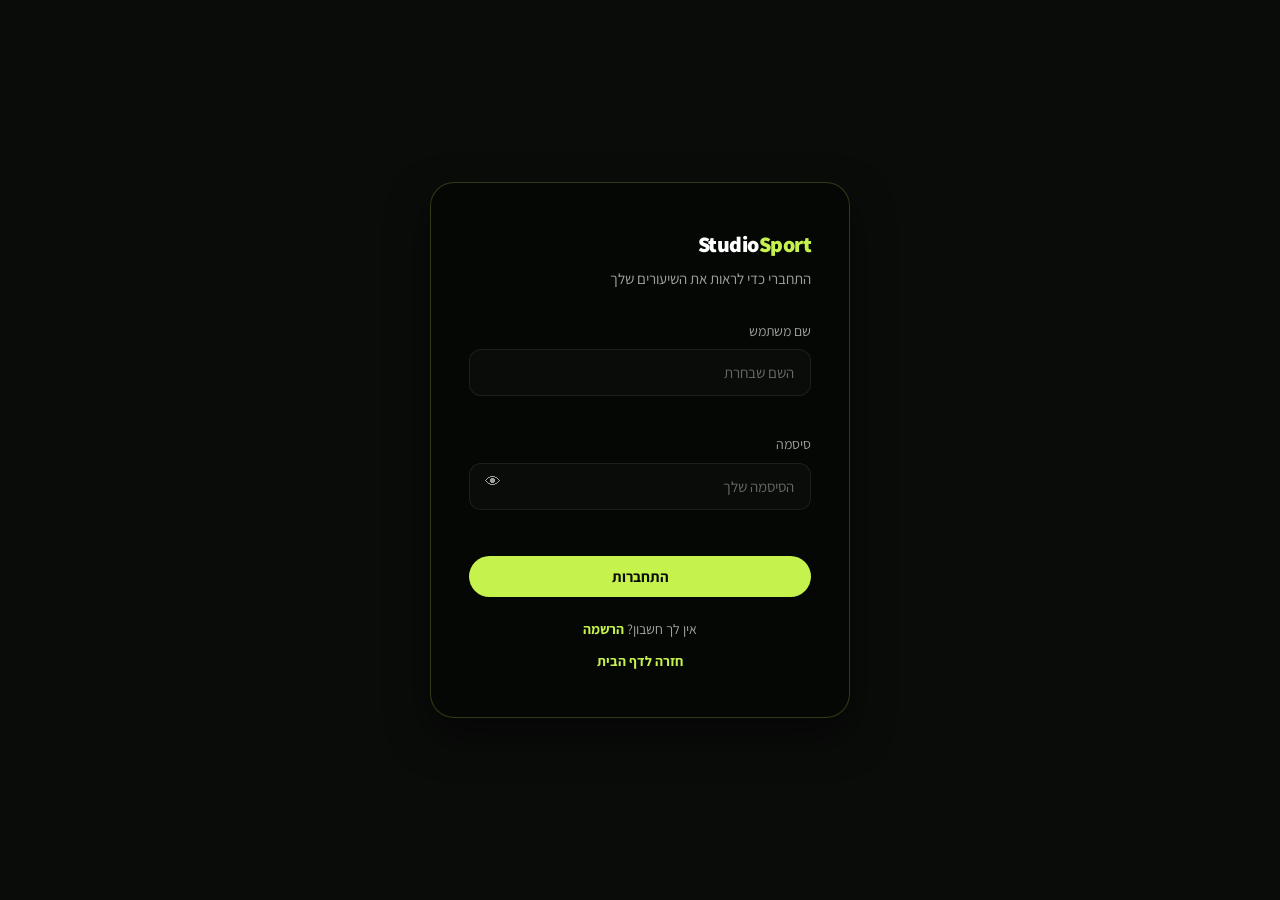
<file: login.html>
<!DOCTYPE html>
<html lang="he" dir="rtl">
<head>
  <meta charset="UTF-8">
  <meta name="viewport" content="width=device-width, initial-scale=1.0">
  <title>StudioSport — התחברות</title>
  <link rel="preconnect" href="https://fonts.googleapis.com">
  <link rel="preconnect" href="https://fonts.gstatic.com" crossorigin>
  <link href="https://fonts.googleapis.com/css2?family=Assistant:wght@400;600;700;800&display=swap" rel="stylesheet">
  <link rel="icon" type="image/svg+xml" href="favicon.svg">
  <link rel="apple-touch-icon" href="favicon.svg">
  <link rel="stylesheet" href="css/style.css">
  <style>
    /* ---------- שיפור טופס ההתחברות/הרשמה ---------- */
    .auth-card { max-width: 420px; }

    .field { position: relative; }

    .field input {
      width: 100%;
      box-sizing: border-box;
      padding-left: 44px;   /* מקום לכפתור העין */
    }

    /* כפתור הצגת/הסתרת סיסמה */
    .toggle-pass {
      position: absolute;
      left: 8px;
      top: 50%;
      transform: translateY(-50%);
      width: 32px;
      height: 32px;
      display: flex;
      align-items: center;
      justify-content: center;
      background: transparent;
      border: 0;
      cursor: pointer;
      color: #9aa39a;
      border-radius: 8px;
      padding: 0;
      font-size: 16px;
      line-height: 1;
    }
    .toggle-pass:hover { color: #b7f34d; background: rgba(183, 243, 77, 0.08); }
    .toggle-pass:focus-visible { outline: 2px solid #b7f34d; outline-offset: 2px; }

    /* מדידת חוזק סיסמה */
    .strength {
      display: flex;
      gap: 6px;
      margin-top: 8px;
    }
    .strength-bar {
      flex: 1;
      height: 4px;
      border-radius: 2px;
      background: #2a2f2a;
      transition: background 0.2s ease;
    }
    .strength-bar.on-weak   { background: #c0392b; }
    .strength-bar.on-medium { background: #e0a63c; }
    .strength-bar.on-strong { background: #b7f34d; }

    .strength-label {
      margin-top: 6px;
      font-size: 0.8rem;
      color: #9aa39a;
      min-height: 1.1em;
    }

    .field-error {
      display: block;
      margin-top: 6px;
      font-size: 0.8rem;
      color: #e74c3c;
      min-height: 1.1em;
    }

    .field input[aria-invalid="true"] {
      border-color: #e74c3c !important;
    }

    .btn-block { width: 100%; }

    .btn-loading { opacity: 0.7; pointer-events: none; }

    /* בעמוד הזה אין topbar, ולכן ההודעה עולה קרוב יותר לראש */
    .alert.show { top: 24px; }
    @media (max-width: 600px) { .alert.show { top: 24px; } }
  </style>
</head>
<body>

  <div class="auth-wrap">
    <div class="auth-card">

      <a href="index.html" class="brand" style="display:block;text-decoration:none;color:var(--white);margin-bottom:6px;font-size:22px">
        Studio<span>Sport</span>
      </a>
      <p class="hint" id="authHint">התחברי כדי לראות את השיעורים שלך</p>

      <div id="authAlert" class="alert"></div>

      <form id="loginForm" novalidate>
        <div class="field">
          <label for="loginUser">שם משתמש</label>
          <input type="text" id="loginUser" placeholder="השם שבחרת" autocomplete="username"
                 aria-describedby="loginUserErr" required>
          <span class="field-error" id="loginUserErr" aria-live="polite"></span>
        </div>
        <div class="field">
          <label for="loginPass">סיסמה</label>
          <input type="password" id="loginPass" placeholder="הסיסמה שלך" autocomplete="current-password"
                 aria-describedby="loginPassErr" required>
          <button type="button" class="toggle-pass" data-target="loginPass"
                  aria-label="הצגת הסיסמה" aria-pressed="false">👁</button>
          <span class="field-error" id="loginPassErr" aria-live="polite"></span>
        </div>
        <div class="form-actions">
          <button type="submit" class="btn btn-primary btn-block" id="loginSubmit">התחברות</button>
        </div>
      </form>

      <form id="registerForm" style="display:none" novalidate>
        <div class="field">
          <label for="regUser">שם משתמש</label>
          <input type="text" id="regUser" placeholder="3 עד 50 תווים" autocomplete="username"
                 aria-describedby="regUserErr" required>
          <span class="field-error" id="regUserErr" aria-live="polite"></span>
        </div>
        <div class="field">
          <label for="regEmail">דוא"ל <span style="color:#9aa39a;font-weight:400">(לא חובה)</span></label>
          <input type="email" id="regEmail" placeholder="you@example.com" autocomplete="email"
                 aria-describedby="regEmailErr">
          <span class="field-error" id="regEmailErr" aria-live="polite"></span>
        </div>
        <div class="field">
          <label for="regPass">סיסמה</label>
          <input type="password" id="regPass" placeholder="לפחות 6 תווים" autocomplete="new-password"
                 aria-describedby="regPassErr" required>
          <button type="button" class="toggle-pass" data-target="regPass"
                  aria-label="הצגת הסיסמה" aria-pressed="false">👁</button>
          <div class="strength" id="strengthBars" aria-hidden="true">
            <span class="strength-bar"></span>
            <span class="strength-bar"></span>
            <span class="strength-bar"></span>
          </div>
          <div class="strength-label" id="strengthLabel" aria-live="polite"></div>
          <span class="field-error" id="regPassErr"></span>
        </div>
        <div class="form-actions">
          <button type="submit" class="btn btn-primary btn-block" id="registerSubmit">יצירת חשבון</button>
        </div>
      </form>

      <p class="switch-line">
        <span id="switchText">אין לך חשבון?</span>
        <a id="switchLink">הרשמה</a>
      </p>

      <p class="switch-line" style="margin-top:10px">
        <a href="index.html">חזרה לדף הבית</a>
      </p>

    </div>
  </div>

  <script src="js/config.js"></script>
  <script src="js/api.js"></script>
  <script>
    if (getToken()) window.location.href = "classes.html";

    const loginForm = document.getElementById("loginForm");
    const registerForm = document.getElementById("registerForm");
    const switchLink = document.getElementById("switchLink");
    const switchText = document.getElementById("switchText");
    const authHint = document.getElementById("authHint");

    let isLogin = true;

    switchLink.addEventListener("click", () => {
      isLogin = !isLogin;
      loginForm.style.display = isLogin ? "block" : "none";
      registerForm.style.display = isLogin ? "none" : "block";
      switchText.textContent = isLogin ? "אין לך חשבון?" : "כבר יש לך חשבון?";
      switchLink.textContent = isLogin ? "הרשמה" : "התחברות";
      authHint.textContent = isLogin
        ? "התחברי כדי לראות את השיעורים שלך"
        : "פתיחת חשבון חדש בסטודיו";
      hideAlert("authAlert");
    });

    /* ---------- עזרי ולידציה ---------- */

    function setFieldError(inputId, errorId, message) {
      const input = document.getElementById(inputId);
      const err = document.getElementById(errorId);
      if (err) err.textContent = message || "";
      if (input) input.setAttribute("aria-invalid", message ? "true" : "false");
    }

    function clearFieldErrors(form) {
      form.querySelectorAll("input").forEach(i => i.setAttribute("aria-invalid", "false"));
      form.querySelectorAll(".field-error").forEach(e => (e.textContent = ""));
    }

    function setBusy(button, busy, busyText) {
      if (!button) return;
      if (busy) {
        button.dataset.originalText = button.textContent;
        button.textContent = busyText;
        button.classList.add("btn-loading");
        button.setAttribute("aria-busy", "true");
      } else {
        if (button.dataset.originalText) button.textContent = button.dataset.originalText;
        button.classList.remove("btn-loading");
        button.removeAttribute("aria-busy");
      }
    }

    /* ---------- הצגת/הסתרת סיסמה ---------- */

    document.querySelectorAll(".toggle-pass").forEach((btn) => {
      btn.addEventListener("click", () => {
        const input = document.getElementById(btn.dataset.target);
        if (!input) return;

        const show = input.type === "password";
        input.type = show ? "text" : "password";

        // הכיתוב למסכי קורא-מסך מתאר את הפעולה הבאה
        btn.setAttribute("aria-label", show ? "הסתרת הסיסמה" : "הצגת הסיסמה");
        btn.setAttribute("aria-pressed", String(show));
        btn.textContent = show ? "🙈" : "👁";
      });
    });

    /* ---------- חוזק סיסמה ---------- */

    function scorePassword(pwd) {
      if (!pwd) return 0;

      let score = 0;
      if (pwd.length >= 6) score++;
      if (pwd.length >= 10) score++;
      if (/[a-z]/.test(pwd) && /[A-Z]/.test(pwd)) score++;
      if (/\d/.test(pwd)) score++;
      if (/[^A-Za-z0-9]/.test(pwd)) score++;

      // מתחת ל-6 תווים — חלש תמיד
      if (pwd.length < 6) return 1;

      if (score <= 2) return 1;   // חלש
      if (score <= 3) return 2;   // בינוני
      return 3;                    // חזק
    }

    const STRENGTH_TEXT = { 1: "חלשה", 2: "בינונית", 3: "חזקה" };
    const STRENGTH_CLASS = { 1: "on-weak", 2: "on-medium", 3: "on-strong" };

    function renderStrength(pwd) {
      const score = scorePassword(pwd);
      const bars = document.querySelectorAll("#strengthBars .strength-bar");
      const label = document.getElementById("strengthLabel");

      bars.forEach((bar, idx) => {
        bar.className = "strength-bar";
        if (pwd && idx < score) bar.classList.add(STRENGTH_CLASS[score]);
      });

      label.textContent = pwd ? `חוזק הסיסמה: ${STRENGTH_TEXT[score]}` : "";
    }

    document.getElementById("regPass").addEventListener("input", (e) => {
      renderStrength(e.target.value);
    });

    /* ---------- התחברות ---------- */

    loginForm.addEventListener("submit", async (e) => {
      e.preventDefault();
      hideAlert("authAlert");
      clearFieldErrors(loginForm);

      const userInput = document.getElementById("loginUser");
      const passInput = document.getElementById("loginPass");
      const username = userInput.value.trim();
      const password = passInput.value;

      let invalid = false;
      if (!username) { setFieldError("loginUser", "loginUserErr", "יש למלא שם משתמש"); invalid = true; }
      if (!password) { setFieldError("loginPass", "loginPassErr", "יש למלא סיסמה"); invalid = true; }
      if (invalid) {
        (username ? passInput : userInput).focus();
        return;
      }

      const submitBtn = document.getElementById("loginSubmit");
      setBusy(submitBtn, true, "מתחברת...");

      try {
        const res = await Api.login(username, password);

        if (!res.ok) {
          // 401 — שם או סיסמה שגויים; הודעה כללית בכוונה, בלי לחשוף איזה מהם
          if (res.status === 401) {
            setFieldError("loginPass", "loginPassErr", "שם המשתמש או הסיסמה אינם נכונים");
            passInput.value = "";
            passInput.focus();
          } else {
            showAlert("authAlert", res.data?.message || "לא ניתן להתחבר כרגע", "error");
          }
          return;
        }

        saveSession(res.data.token, {
          username: res.data.username || username,
          role: res.data.role
        });
        window.location.href = "classes.html";
      } catch (err) {
        showAlert("authAlert", "לא ניתן להתחבר לשרת. בדקי את החיבור ונסי שוב.", "error");
      } finally {
        setBusy(submitBtn, false);
      }
    });

    /* ---------- הרשמה ---------- */

    registerForm.addEventListener("submit", async (e) => {
      e.preventDefault();
      hideAlert("authAlert");
      clearFieldErrors(registerForm);

      const userInput = document.getElementById("regUser");
      const emailInput = document.getElementById("regEmail");
      const passInput = document.getElementById("regPass");

      const username = userInput.value.trim();
      const email = emailInput.value.trim();
      const password = passInput.value;

      let invalid = false;

      if (!username) {
        setFieldError("regUser", "regUserErr", "יש לבחור שם משתמש");
        invalid = true;
      } else if (username.length < 3) {
        setFieldError("regUser", "regUserErr", "שם המשתמש חייב להכיל לפחות 3 תווים");
        invalid = true;
      } else if (username.length > 50) {
        setFieldError("regUser", "regUserErr", "שם המשתמש יכול להכיל עד 50 תווים");
        invalid = true;
      }

      if (email && !/^[^\s@]+@[^\s@]+\.[^\s@]+$/.test(email)) {
        setFieldError("regEmail", "regEmailErr", "כתובת הדוא\"ל אינה תקינה");
        invalid = true;
      }

      if (!password) {
        setFieldError("regPass", "regPassErr", "יש לבחור סיסמה");
        invalid = true;
      } else if (password.length < 6) {
        setFieldError("regPass", "regPassErr", "הסיסמה חייבת להכיל לפחות 6 תווים");
        invalid = true;
      } else if (password.length > 100) {
        setFieldError("regPass", "regPassErr", "הסיסמה ארוכה מדי");
        invalid = true;
      }

      if (invalid) {
        if (username.length < 3) userInput.focus();
        else if (email && !/^[^\s@]+@[^\s@]+\.[^\s@]+$/.test(email)) emailInput.focus();
        else passInput.focus();
        return;
      }

      const submitBtn = document.getElementById("registerSubmit");
      setBusy(submitBtn, true, "יוצרת חשבון...");

      try {
        const res = await Api.register(username, password, email);

        if (!res.ok) {
          if (res.status === 409) {
            setFieldError("regUser", "regUserErr", "שם המשתמש הזה תפוס. נסי שם אחר.");
            userInput.focus();
          } else {
            showAlert("authAlert", res.data?.message || "לא ניתן לפתוח חשבון כרגע", "error");
          }
          return;
        }

        showAlert("authAlert", "החשבון נוצר. מתחברת...", "success");

        const login = await Api.login(username, password);
        if (login.ok) {
          saveSession(login.data.token, {
            username: login.data.username || username,
            role: login.data.role
          });
          window.location.href = "classes.html";
        } else {
          // נרשמה בהצלחה אבל ההתחברות האוטומטית נכשלה — לא לזרוק הודעה מטעה
          showAlert("authAlert", "החשבון נוצר. אפשר להתחבר עכשיו.", "success");
          isLogin = true;
          loginForm.style.display = "block";
          registerForm.style.display = "none";
          document.getElementById("loginUser").value = username;
        }
      } catch (err) {
        showAlert("authAlert", "לא ניתן להתחבר לשרת. בדקי את החיבור ונסי שוב.", "error");
      } finally {
        setBusy(submitBtn, false);
      }
    });
  </script>
</body>
</html>
</file>
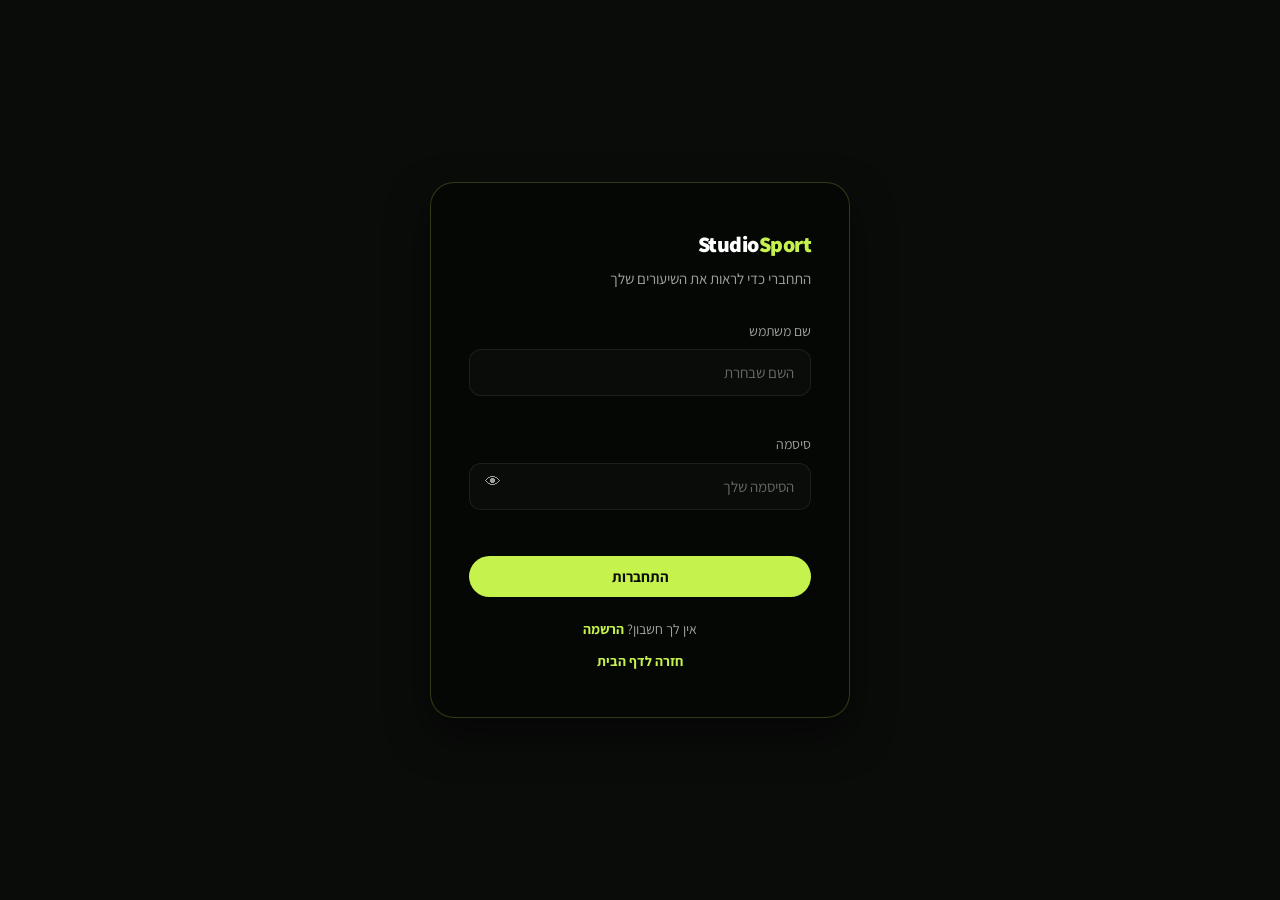
<file: my-classes.html>
<!DOCTYPE html>
<html lang="he" dir="rtl">

<head>
  <meta charset="UTF-8">
  <meta name="viewport" content="width=device-width, initial-scale=1.0">
  <title>StudioSport — השיעורים שלי</title>
  <link rel="preconnect" href="https://fonts.googleapis.com">
  <link rel="preconnect" href="https://fonts.gstatic.com" crossorigin>
  <link href="https://fonts.googleapis.com/css2?family=Assistant:wght@400;600;700;800&display=swap" rel="stylesheet">
  <link rel="icon" type="image/svg+xml" href="favicon.svg">
  <link rel="apple-touch-icon" href="favicon.svg">
  <link rel="stylesheet" href="css/style.css">
  <style>
  #cancelModal {
    position: fixed;
    inset: 0;
    z-index: 9999;
    background: rgba(0, 0, 0, 0.75);
    display: flex;
    align-items: center;
    justify-content: center;
    padding: 16px;
    box-sizing: border-box;
    direction: rtl;
  }

  #cancelModal[hidden] { display: none !important; }

  #cancelModal .modal-box {
    background: #101410;
    border: 2px solid #b7f34d;
    border-radius: 16px;
    padding: 24px;
    width: 100%;
    max-width: 400px;
    box-sizing: border-box;
    text-align: right;
    color: #eee;
    box-shadow: 0 20px 60px rgba(0, 0, 0, 0.8);
  }

  #cancelModal .modal-box h3 {
    margin: 0 0 12px;
    font-size: 1.15rem;
    color: #b7f34d;
  }

  #cancelModal .modal-box p {
    margin: 0 0 8px;
    line-height: 1.6;
    font-size: 0.95rem;
  }

  #cancelModal .modal-warn {
    color: #e0a63c;
    font-size: 0.88rem;
  }

  #cancelModal .modal-actions {
    display: flex;
    gap: 10px;
    margin-top: 18px;
  }

  #cancelModal .modal-actions button {
    flex: 1;
    padding: 10px 14px;
    border-radius: 10px;
    font-family: inherit;
    font-size: 0.95rem;
    cursor: pointer;
  }

  #cancelModal .btn-danger {
    background: #c0392b;
    border: 1px solid #c0392b;
    color: #fff;
  }

  #cancelModal .btn-ghost {
    background: transparent;
    border: 1px solid #444;
    color: #ccc;
  }
</style>
</head>

<body>
  <a href="#main" class="skip-link">דלג לתוכן הראשי</a>

  <header class="topbar">
    <div class="brand">Studio<span>Sport</span></div>
   <div class="user-area">
    <a href="admin-classes.html" id="navAdminClasses" class="btn btn-ghost"
   style="padding:8px 18px;font-size:14px;display:none">ניהול שיעורים</a>
      <a href="classes.html" class="btn btn-ghost" style="padding:8px 18px;font-size:14px">שיעורים זמינים</a>
      <button type="button" class="btn btn-primary" id="subscribeBtn" style="padding:8px 18px;font-size:14px" onclick="location.href='subscribe.html'">הרשמה למנוי</button>
      <span id="userName"></span>
      <div class="avatar" id="userAvatar"></div>
      <button class="btn btn-ghost" style="padding:8px 18px;font-size:14px" onclick="logout()">יציאה</button>
    </div>
  </header>

  <main class="page" id="main" tabindex="-1">
    <h1 class="page-title">השיעורים שלי</h1>
    <p class="page-sub">השיעורים שנרשמת אליהם, והשיעורים שכבר היית בהם.</p>

    <div id="pageAlert" class="alert"></div>

    <div class="stats" id="statsRow">
      <div class="stat-card">
        <div class="stat-value" id="statActive">—</div>
        <div class="stat-label">שיעורים קרובים</div>
      </div>
      <div class="stat-card">
        <div class="stat-value" id="statHistory">—</div>
        <div class="stat-label">שיעורים שהיו</div>
      </div>
       <div class="stat-card">
        <div class="stat-value" id="statRemaining">—</div>
        <div class="stat-label">שיעורים שנותרו</div>
      </div>
    </div>

    <!-- שיעורים קרובים -->
    <div class="table-card" style="margin-bottom:24px">
      <h2 class="section-title" style="padding:18px 20px 0;font-size:18px">שיעורים קרובים</h2>
      <table>
        <thead>
          <tr>
            <th>שיעור</th>
            <th>מדריך</th>
            <th>מועד</th>
            <th>סטטוס</th>
            <th></th>
          </tr>
        </thead>
        <tbody id="activeBody">
          <tr>
            <td colspan="5" class="empty-state">טוען...</td>
          </tr>
        </tbody>
      </table>
    </div>

    <!-- היסטוריה -->
    <div class="table-card">
      <h2 class="section-title" style="padding:18px 20px 0;font-size:18px">שיעורים שהיו</h2>
      <table>
        <thead>
          <tr>
            <th>שיעור</th>
            <th>מועד</th>
            <th>סטטוס</th>
            <th>משוב</th>
          </tr>
        </thead>
        <tbody id="historyBody">
          <tr>
            <td colspan="4" class="empty-state">טוען...</td>
          </tr>
        </tbody>
      </table>
    </div>
  </main>

  <!-- חלונית משוב -->
  <div class="modal-backdrop" id="feedbackModal">
    <div class="modal">
      <h2>איך היה השיעור?</h2>
      <p id="feedbackClassInfo"></p>

      <span id="ratingLabel" style="display:block;margin:16px 0 6px">דירוג</span>
      <div id="ratingRow" role="group" aria-labelledby="ratingLabel"
           style="display:flex;gap:8px;justify-content:center;margin-bottom:16px"></div>

      <label for="feedbackComment" style="display:block;margin:0 0 6px">הערה (לא חובה)</label>
      <textarea id="feedbackComment" rows="3"
        style="width:100%;box-sizing:border-box;padding:10px;border-radius:10px;border:1px solid #333;background:#111;color:#eee;font-family:inherit"></textarea>

      <div style="display:flex;gap:10px;margin-top:16px">
        <button class="btn btn-primary" style="flex:1" onclick="submitFeedback()">שליחה</button>
        <button class="btn btn-ghost" style="flex:1" onclick="closeFeedback()">ביטול</button>
      </div>
    </div>
  </div>

  <!-- חלון ביטול הרשמה -->
  <div id="cancelModal" class="modal-overlay" hidden>
    <div class="modal-box" role="dialog" aria-modal="true" aria-labelledby="cancelTitle">
      <h3 id="cancelTitle">ביטול הרשמה</h3>
      <p id="cancelClassInfo"></p>
      <p class="modal-warn">הפעולה אינה ניתנת לביטול. לבטל בכל זאת?</p>
      <div class="modal-actions">
        <button id="cancelConfirmBtn" type="button" class="btn-danger">כן, לבטל</button>
        <button id="cancelCloseBtn" type="button" class="btn-ghost" onclick="closeCancel()">חזרה</button>
      </div>
    </div>
  </div>

  <script src="js/config.js"></script>
  <script src="js/api.js"></script>
  <script>
    requireAuth();
    renderUserArea();

    const MAX_ROWS = 20;

    let activeList = [];
    let historyList = [];
    let currentEnrollmentId = null;
    let currentRating = 0;

    /* ---------- נרמול תשובות ---------- */

    function asArray(payload) {
      if (Array.isArray(payload)) return payload;
      if (payload && Array.isArray(payload.items)) return payload.items;
      if (payload && Array.isArray(payload.data)) return payload.data;
      return [];
    }

    async function loadPage() {
      hideAlert("pageAlert");

      let res;

      try {
        res = await Api.getMyEnrollments();
      } catch (err) {
        console.error(err);
        showAlert("pageAlert", "לא ניתן להתחבר לשרת. ודאי שהוא פועל.", "error");
        renderEmpty();
        return;
      }

      if (!res.ok || !res.data) {
        showAlert("pageAlert", "לא ניתן לטעון את השיעורים שלי", "error");
        renderEmpty();
        return;
      }

      // השרת מחזיר { active, history }
      activeList = asArray(res.data.active).slice(0, MAX_ROWS);
      historyList = asArray(res.data.history).slice(0, MAX_ROWS);

      document.getElementById("statActive").textContent = activeList.length;
      document.getElementById("statHistory").textContent = historyList.length;
      loadSubscription();

      renderActive();
      renderHistory();
    }
    async function loadSubscription() {
  const el = document.getElementById("statRemaining");
  if (!el) return;

  let sub;
  try {
    // קריאה דרך Api — כוללת את כתובת השרת מ-config.js, את הטוקן ואת ה-Correlation-Id
    const res = await Api.getMySubscription();

    // אין מנוי — מפנים לבחירת מנוי
    if (!res.ok) {
      window.location.href = "subscribe.html";
      return;
    }

    sub = res.data;
  } catch (err) {
    console.error("שגיאה בטעינת המנוי:", err);
    el.textContent = "—";
    return;
  }
  const status = sub.status ?? sub.Status;
 const isActive = status === "Active" || status === 0;
  if (!isActive) {
    window.location.href = "subscribe.html";
    return;
  }

  const remaining = sub.remainingClasses ?? sub.RemainingClasses ?? 0;
  const total = sub.totalClasses ?? sub.TotalClasses ?? 0;

  el.textContent = remaining;
  el.title = "מתוך " + total + " שיעורים בחבילה";
}
     function renderEmpty() {
      activeList = [];
      historyList = [];
      document.getElementById("statActive").textContent = "—";
      document.getElementById("statHistory").textContent = "—";
      document.getElementById("statRemaining").textContent = "—";
      renderActive();
     }

    /* ---------- שיעורים קרובים ---------- */

    function renderActive() {
      const body = document.getElementById("activeBody");

      if (!activeList.length) {
        body.innerHTML =
          '<tr><td colspan="5" class="empty-state">אין שיעורים קרובים. אפשר להירשם לשיעור חדש מדף השיעורים.</td></tr>';
        return;
      }

      body.innerHTML = activeList.map(e => `
        <tr>
          <td>
            <span class="class-name">${escapeHtml(e.className)}</span>
            <span class="class-note">${escapeHtml(e.equipmentNotes || "")}</span>
          </td>
          <td>${escapeHtml(e.trainerName || "")}</td>
          <td>${formatDate(e.startTime)}</td>
          <td><span class="badge badge-free">רשומה</span></td>
          <td style="text-align:left">
            <button class="btn btn-ghost" style="font-size:14px;padding:9px 18px"
                    aria-label="ביטול הרשמה: ${escapeHtml(e.className || "")}"
                    onclick="openCancel(${e.id}, '${escapeHtml(e.className || "").replace(/'/g, "\\'")}')">ביטול הרשמה</button>
          </td>
        </tr>`).join("");
    }

    /* ---------- היסטוריה ---------- */

    function renderHistory() {
      const body = document.getElementById("historyBody");

      if (!historyList.length) {
        body.innerHTML =
          '<tr><td colspan="4" class="empty-state">עוד לא היו שיעורים. ההיסטוריה תופיע אחרי השיעור הראשון.</td></tr>';
        return;
      }

      body.innerHTML = historyList.map(e => {
        const cancelled = String(e.status) === "Cancelled";
        const badge = cancelled
          ? '<span class="badge badge-muted">בוטל</span>'
          : '<span class="badge badge-free">התקיים</span>';

        // משוב אפשרי על שיעור שהתקיים ולא בוטל, ורק אם עוד לא ניתן
        const canFeedback = !cancelled && e.isPast && !e.hasFeedback;
        const feedbackCell = e.hasFeedback
          ? '<span class="badge badge-muted" title="כבר נתת משוב לשיעור זה">משוב נשלח</span>'
          : canFeedback
            ? `<button class="btn btn-ghost" style="font-size:14px;padding:9px 18px"
                     aria-label="מתן משוב: ${escapeHtml(e.className)}"
                     onclick="openFeedback(${e.id}, '${escapeHtml(e.className)}', '${e.startTime}')">משוב</button>`
            : "";

        return `
          <tr>
            <td><span class="class-name">${escapeHtml(e.className)}</span></td>
            <td>${formatDate(e.startTime)}</td>
            <td>${badge}</td>
            <td style="text-align:left">${feedbackCell}</td>
          </tr>`;
      }).join("");
    }

    /* ---------- ביטול הרשמה (חלון מודל) ---------- */

    let pendingCancelId = null;

    function openCancel(enrollmentId, className) {
      pendingCancelId = enrollmentId;

      const info = document.getElementById("cancelClassInfo");
      const confirmBtn = document.getElementById("cancelConfirmBtn");

      info.textContent = className ? `שיעור: ${className}` : "";
      confirmBtn.disabled = false;
      confirmBtn.textContent = "כן, לבטל";
      document.getElementById("cancelModal").hidden = false;
    }

    function closeCancel() {
      pendingCancelId = null;
      document.getElementById("cancelModal").hidden = true;
    }

    async function confirmCancel() {
      if (!pendingCancelId) return;

      const btn = document.getElementById("cancelConfirmBtn");
      const info = document.getElementById("cancelClassInfo");

      btn.disabled = true;
      btn.textContent = "מבטל...";

      let res;
      try {
        res = await Api.cancelEnrollment(pendingCancelId);
      } catch (err) {
        btn.disabled = false;
        btn.textContent = "נסי שוב";
        info.textContent = "לא ניתן להתחבר לשרת. ודאי שהוא פועל.";
        return;
      }

      if (!res.ok) {
        btn.disabled = false;
        btn.textContent = "נסי שוב";
        info.textContent = res.data?.message || "לא ניתן לבטל את ההרשמה.";
        return;
      }

      closeCancel();
      showAlert("pageAlert", "ההרשמה בוטלה.", "success");
      await loadPage();
    }

    /* ---------- משוב ---------- */

    function openFeedback(enrollmentId, className, startTime) {
      currentEnrollmentId = enrollmentId;
      currentRating = 0;

      document.getElementById("feedbackClassInfo").textContent =
        `${className} · ${formatDate(startTime)}`;
      document.getElementById("feedbackComment").value = "";
      renderStars();
      document.getElementById("feedbackModal").classList.add("open");
    }

    function closeFeedback() {
      document.getElementById("feedbackModal").classList.remove("open");
    }

    function renderStars() {
      const row = document.getElementById("ratingRow");
      // כל כוכב מקבל שם ברור וציון המצב שלו — קורא מסך ישמע
      // "דירוג 3 מתוך 5, לחוץ" ולא סתם "כפתור"
      row.innerHTML = [1, 2, 3, 4, 5].map(n => {
        const on = n <= currentRating;
        return `<button type="button"
                        aria-label="דירוג ${n} מתוך 5"
                        aria-pressed="${on}"
                        onclick="setRating(${n})"
                        style="font-size:28px;background:none;border:none;cursor:pointer;color:${on ? "#b7f34d" : "#555"}">★</button>`;
      }).join("");
    }

    function setRating(n) {
      currentRating = n;
      renderStars();
    }

    async function submitFeedback() {
      if (!currentRating) {
        showAlert("pageAlert", "יש לבחור דירוג.", "error");
        return;
      }

      const comment = document.getElementById("feedbackComment").value.trim();

      let res;
      try {
        res = await Api.addFeedback(currentEnrollmentId, currentRating, comment);
      } catch (err) {
        showAlert("pageAlert", "לא ניתן להתחבר לשרת.", "error");
        return;
      }

      if (res.ok) {
        closeFeedback();
        showAlert("pageAlert", "תודה על המשוב.", "success");
        await loadPage();   // מרענן — והכפתור ייעלם
        return;
      }

      // 409 = כבר ניתן משוב. לא סוגרים את החלון סתם —
      // מסבירים למשתמשת, ואז סוגרים ומרעננים כדי שהכפתור ייעלם.
      if (res.status === 409) {
        showAlert("pageAlert", res.data?.message || "כבר נתת משוב לשיעור זה.", "error");
        closeFeedback();
        await loadPage();
        return;
      }

      showAlert("pageAlert", res.data?.message || "לא ניתן לשלוח משוב.", "error");
    }

    /* ---------- חיבור אירועי החלון ---------- */

    document.getElementById("cancelConfirmBtn").addEventListener("click", confirmCancel);

    document.getElementById("cancelModal").addEventListener("click", (ev) => {
      if (ev.target.id === "cancelModal") closeCancel();
    });

    document.addEventListener("keydown", (ev) => {
      if (ev.key === "Escape") closeCancel();
    });

    loadPage();
  </script>
</body>

</html>
</file>
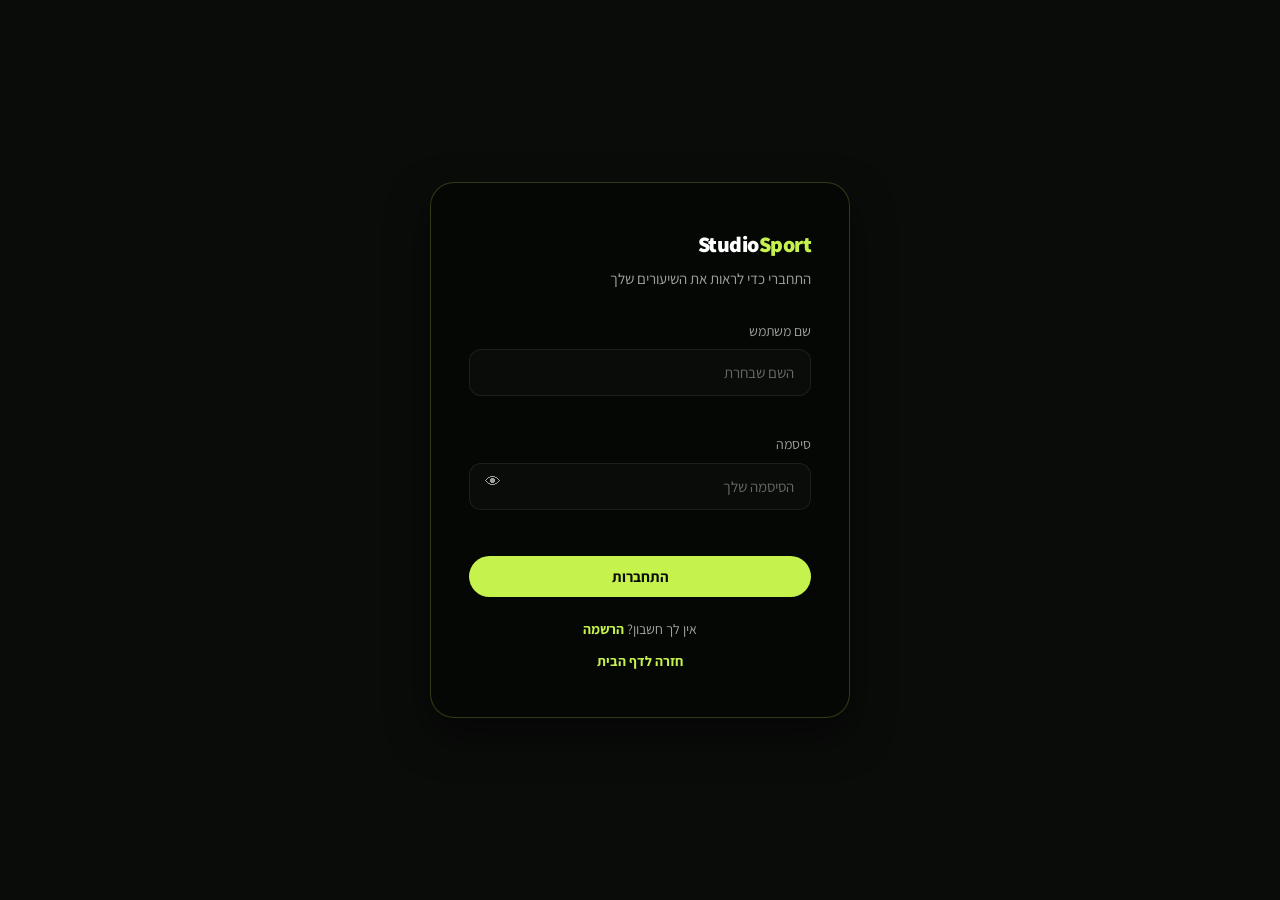
<file: subscribe.html>
<!DOCTYPE html>
<html lang="he" dir="rtl">
<head>
  <meta charset="UTF-8">
  <meta name="viewport" content="width=device-width, initial-scale=1.0">
  <title>StudioSport — הרשמה למנוי</title>
  <link rel="preconnect" href="https://fonts.googleapis.com">
  <link rel="preconnect" href="https://fonts.gstatic.com" crossorigin>
  <link href="https://fonts.googleapis.com/css2?family=Assistant:wght@400;600;700;800&display=swap" rel="stylesheet">
  <link rel="icon" type="image/svg+xml" href="favicon.svg">
  <link rel="apple-touch-icon" href="favicon.svg">
  <link rel="stylesheet" href="css/style.css">
</head>

<body>
  <a href="#main" class="skip-link">דלג לתוכן הראשי</a>

  <header class="topbar">
    <div class="brand">Studio<span>Sport</span></div>
    <div class="user-area">
      <a href="admin-classes.html" id="navAdminClasses" class="btn btn-ghost"
   style="padding:8px 18px;font-size:14px;display:none">ניהול שיעורים</a>
      <a href="classes.html" class="btn btn-ghost" style="padding:8px 18px;font-size:14px">שיעורים זמינים</a>
      <a href="my-classes.html" class="btn btn-ghost" style="padding:8px 18px;font-size:14px">השיעורים שלי</a>
      <span id="userName"></span>
      <div class="avatar" id="userAvatar"></div>
      <button class="btn btn-ghost" style="padding:8px 18px;font-size:14px" onclick="logout()">יציאה</button>
    </div>
  </header>

  <main class="page" id="main" tabindex="-1">
    <h1 class="page-title">בחירת חבילת שיעורים</h1>
    <p class="page-sub">בחרי חבילה. הבקשה תישלח לאישור המנהל, והשיעורים ייכנסו ליתרה שלך לאחר האישור.</p>

    <div id="pageAlert" class="alert"></div>

    <div class="preview-grid" id="plansGrid">
      <div class="mini-card"><span class="meta">טוען...</span></div>
    </div>
  </main>

  <script src="js/config.js"></script>
  <script src="js/api.js?v=2"></script>
  <script>
    requireAuth();
    renderUserArea();

    const PLAN_LABELS = {
      Single: "שיעור בודד",
      Four: "חבילת 4 שיעורים",
      Ten: "חבילת 10 שיעורים",
      Twenty: "חבילת 20 שיעורים"
    };

    let currentPlan = null;
    let requesting = false;

    function asArray(payload) {
      if (Array.isArray(payload)) return payload;
      if (payload && Array.isArray(payload.value)) return payload.value;
      if (payload && Array.isArray(payload.items)) return payload.items;
      if (payload && Array.isArray(payload.data)) return payload.data;
      return [];
    }

  async function checkBlocked() {
      try {
        const subRes = await Api.getMySubscription();
        if (subRes.ok && subRes.data) {
          const active = subRes.data.isActive ?? subRes.data.IsActive;
          if (active) return "יש לך מנוי פעיל. לא ניתן לשלוח בקשה חדשה.";
        }

        const pendRes = await Api.getMyPending();
        if (pendRes.ok && pendRes.data) {
          return "הבקשה שלך ממתינה לאישור המנהל.";
        }
      } catch (err) {
        console.error(err);
      }
      return null;
    }

    async function loadPlans() {
      const grid = document.getElementById("plansGrid");

      const blockedReason = await checkBlocked();
      if (blockedReason) {
        showAlert("pageAlert", blockedReason, "error");
        grid.innerHTML = "";
        return;
      }

      let res;
      try {
        res = await Api.getPlans();
      } catch (err) {
        console.error(err);
        showAlert("pageAlert", "לא ניתן להתחבר לשרת. ודאי שהוא פועל.", "error");
        grid.innerHTML = "";
        return;
      }

      const plans = asArray(res.data);

      if (!res.ok || !plans.length) {
        showAlert("pageAlert", "לא ניתן לטעון את החבילות", "error");
        grid.innerHTML = "";
        return;
      }

      grid.innerHTML = plans.map(p => `
        <div class="mini-card">
          <h3>${escapeHtml(PLAN_LABELS[p.plan] || p.plan)}</h3>
          <div class="stat-value">${p.totalClasses}</div>
          <p class="meta">שיעורים</p>
          <button type="button" class="btn btn-primary" style="margin-top:16px;width:100%"
                  aria-label="בחירת ${escapeHtml(PLAN_LABELS[p.plan] || p.plan)} — ${p.totalClasses} שיעורים"
                  onclick="choosePlan('${escapeHtml(p.plan)}')">בחירת חבילה זו</button>
        </div>`).join("");
    }
    async function choosePlan(plan) {
      if (requesting) return;
      requesting = true;
      currentPlan = plan;

      hideAlert("pageAlert");

      let res;
      try {
        res = await Api.requestSubscription(plan);
      } catch (err) {
        requesting = false;
        showAlert("pageAlert", "לא ניתן להתחבר לשרת.", "error");
        return;
      }

      requesting = false;

      if (res.ok) {
        showAlert("pageAlert", "הבקשה נשלחה לאישור המנהל. אפשר לחזור לדף השיעורים שלי.", "success");
        document.querySelectorAll("#plansGrid button").forEach(b => {
          b.disabled = true;
          b.textContent = "בקשה נשלחה";
        });
      } else {
        const msg = res.data?.message || res.data?.detail || "לא ניתן לשלוח את הבקשה.";
        showAlert("pageAlert", msg, "error");
      }
    }

    loadPlans();
  </script>
</body>

</html>
</file>
<file: css/style.css>
/* ===== בסיס ===== */
* {
  margin: 0;
  padding: 0;
  box-sizing: border-box;
}

:root {
  --bg: #0A0C0A;
  --bg-deep: #050705;
  --lime: #C6F24E;
  --lime-soft: rgba(198, 242, 78, 0.15);
  --orange: #FF6B35;
  --white: #FFFFFF;
  --white-dim: rgba(255, 255, 255, 0.62);
  --white-faint: rgba(255, 255, 255, 0.38);
  --border: rgba(198, 242, 78, 0.22);
  --border-soft: rgba(255, 255, 255, 0.08);
  --radius: 18px;
  --shadow: 0 18px 40px rgba(0, 0, 0, 0.55);
}

html {
  direction: rtl;
}

body {
  font-family: "Assistant", "Segoe UI", Arial, sans-serif;
  background: var(--bg);
  color: var(--white);
  min-height: 100vh;
  line-height: 1.55;
  -webkit-font-smoothing: antialiased;
}

/* ===== נגישות ===== */

/* סימון פוקוס גלוי לכל אלמנט אינטראקטיבי — מאפשר ניווט במקלדת.
   :focus-visible מציג את הסימון רק כשהגיעו במקלדת, ולא בלחיצת עכבר. */
:where(a, button, input, select, textarea, [tabindex]):focus-visible {
  outline: 3px solid var(--lime);
  outline-offset: 2px;
  border-radius: 8px;
}

/* קישור "דלג לתוכן" — מוסתר עד שמגיעים אליו ב-Tab */
.skip-link {
  position: absolute;
  top: -100px;
  right: 16px;
  z-index: 20000;
  padding: 12px 20px;
  background: var(--lime);
  color: #0A0C0A;
  font-weight: 700;
  border-radius: 0 0 12px 12px;
  text-decoration: none;
  transition: top 0.15s ease;
}

.skip-link:focus {
  top: 0;
}

/* טקסט שנקרא רק ע"י קורא מסך */
.visually-hidden {
  position: absolute;
  width: 1px;
  height: 1px;
  padding: 0;
  margin: -1px;
  overflow: hidden;
  clip: rect(0, 0, 0, 0);
  white-space: nowrap;
  border: 0;
}

/* מכבדות הפחתת תנועה */
@media (prefers-reduced-motion: reduce) {
  *, *::before, *::after {
    animation-duration: 0.01ms !important;
    animation-iteration-count: 1 !important;
    transition-duration: 0.01ms !important;
  }
}

/* ===== כותרת ===== */
header.topbar {
  display: flex;
  align-items: center;
  justify-content: space-between;
  padding: 22px 40px;
  border-bottom: 3px solid var(--lime);
  background: var(--bg-deep);
}

.brand {
  font-size: 24px;
  font-weight: 900;
  letter-spacing: -0.5px;
}

.brand span {
  color: var(--lime);
}

.user-area {
  display: flex;
  align-items: center;
  gap: 14px;
  font-size: 15px;
  color: var(--white-dim);
}

.avatar {
  width: 42px;
  height: 42px;
  border-radius: 50%;
  background: var(--lime);
  color: #0A0C0A;
  display: grid;
  place-items: center;
  font-weight: 900;
  font-size: 17px;
}

/* ===== עמוד ===== */
.page {
  max-width: 1180px;
  margin: 0 auto;
  padding: 38px 40px 80px;
}

.page-title {
  font-size: 40px;
  font-weight: 900;
  letter-spacing: -1px;
  margin-bottom: 6px;
}

.page-sub {
  color: var(--white-dim);
  font-size: 16px;
  margin-bottom: 32px;
}

/* ===== כרטיסי סיכום ===== */
.stats {
  display: grid;
  grid-template-columns: repeat(auto-fit, minmax(210px, 1fr));
  gap: 18px;
  margin-bottom: 38px;
}

.stat-card {
  background: var(--bg-deep);
  border: 1px solid var(--border);
  border-radius: var(--radius);
  padding: 24px;
  position: relative;
  overflow: hidden;
}

.stat-card::after {
  content: "";
  position: absolute;
  inset-inline-start: 0;
  top: 0;
  width: 4px;
  height: 100%;
  background: var(--lime);
}

.stat-value {
  font-size: 42px;
  font-weight: 900;
  color: var(--lime);
  line-height: 1;
  margin-bottom: 8px;
}

.stat-label {
  font-size: 14px;
  color: var(--white-dim);
  letter-spacing: 0.3px;
}

/* ===== טבלה ===== */
.table-card {
  background: var(--bg-deep);
  border: 1px solid var(--border-soft);
  border-radius: var(--radius);
  overflow: hidden;
  box-shadow: var(--shadow);
}

table {
  width: 100%;
  border-collapse: collapse;
}

thead th {
  text-align: right;
  padding: 18px 22px;
  font-size: 13px;
  font-weight: 700;
  letter-spacing: 0.6px;
  color: var(--white-faint);
  text-transform: uppercase;
  border-bottom: 1px solid var(--border-soft);
}

tbody td {
  padding: 20px 22px;
  font-size: 15px;
  border-bottom: 1px solid var(--border-soft);
  vertical-align: middle;
}

tbody tr:last-child td {
  border-bottom: none;
}

tbody tr {
  transition: background 0.18s ease;
}

tbody tr:hover {
  background: rgba(198, 242, 78, 0.045);
}

.class-name {
  font-weight: 700;
  font-size: 16px;
}

.class-note {
  display: block;
  font-size: 13px;
  color: var(--white-faint);
  margin-top: 2px;
}

/* ===== תגים ===== */
.badge {
  display: inline-block;
  padding: 6px 14px;
  border-radius: 999px;
  font-size: 13px;
  font-weight: 700;
  white-space: nowrap;
}

.badge-free {
  background: var(--lime-soft);
  color: var(--lime);
  border: 1px solid var(--border);
}

.badge-full {
  background: rgba(255, 107, 53, 0.14);
  color: var(--orange);
  border: 1px solid rgba(255, 107, 53, 0.4);
}

.badge-muted {
  background: transparent;
  color: var(--white-faint);
  border: 1px solid var(--border-soft);
}

/* ===== כפתורים ===== */
.btn {
  font-family: inherit;
  font-size: 15px;
  font-weight: 700;
  padding: 11px 24px;
  border-radius: 999px;
  border: none;
  cursor: pointer;
  transition: transform 0.15s ease, opacity 0.15s ease;
}

.btn:active {
  transform: scale(0.97);
}

.btn-primary {
  background: var(--lime);
  color: #0A0C0A;
}

.btn-primary:hover {
  opacity: 0.88;
}

.btn-primary:disabled {
  background: rgba(255, 255, 255, 0.1);
  color: var(--white-faint);
  cursor: not-allowed;
}

.btn-ghost {
  background: transparent;
  color: var(--white-dim);
  border: 1px solid var(--border-soft);
}

.btn-ghost:hover {
  color: var(--white);
  border-color: var(--border);
}

.btn-danger {
  background: transparent;
  color: var(--orange);
  border: 1px solid rgba(255, 107, 53, 0.4);
}

/* ===== טפסים ===== */
.auth-wrap {
  min-height: 100vh;
  display: grid;
  place-items: center;
  padding: 24px;
}

.auth-card {
  width: 100%;
  max-width: 420px;
  background: var(--bg-deep);
  border: 1px solid var(--border);
  border-radius: 24px;
  padding: 44px 38px;
  box-shadow: var(--shadow);
}

.auth-card h1 {
  font-size: 32px;
  font-weight: 900;
  margin-bottom: 6px;
  letter-spacing: -0.7px;
}

.auth-card .hint {
  color: var(--white-dim);
  font-size: 15px;
  margin-bottom: 30px;
}

.field {
  margin-bottom: 18px;
}

.field label {
  display: block;
  font-size: 14px;
  color: var(--white-dim);
  margin-bottom: 7px;
}

.field input,
.field select {
  width: 100%;
  font-family: inherit;
  font-size: 15px;
  padding: 13px 16px;
  border-radius: 12px;
  background: var(--bg);
  border: 1px solid var(--border-soft);
  color: var(--white);
  outline: none;
  transition: border-color 0.18s ease;
}

.field input::placeholder {
  color: var(--white-faint);
}

.field input:focus,
.field select:focus {
  border-color: var(--lime);
}

.form-actions {
  margin-top: 26px;
}

.form-actions .btn {
  width: 100%;
}

.switch-line {
  margin-top: 22px;
  text-align: center;
  font-size: 14px;
  color: var(--white-dim);
}

.switch-line a {
  color: var(--lime);
  font-weight: 700;
  text-decoration: none;
  cursor: pointer;
}

/* ===== הודעות ===== */
/* ===== הודעת סטטוס קופצת =====
   כרטיס "טוסט" בפינה העליונה-שמאלית. ההודעה שקטה ולא חוסמת את
   העבודה, ובכל זאת נראית גם אחרי גלילה בנייד או במסך קטן. */
.alert {
  display: none;
  margin-bottom: 18px;
  font-size: 14px;
}

.alert.show {
  display: grid;
  grid-template-columns: auto 1fr auto;
  align-items: start;
  gap: 12px;

  position: fixed;
  /* מתחת ל-topbar, בפינה הימנית — כיוון הקריאה העברי */
  top: 84px;
  right: 16px;
  z-index: 10050;

  width: min(360px, calc(100vw - 32px));
  padding: 14px 16px;
  border-radius: 14px;

  color: var(--white);
  background: rgba(18, 22, 18, 0.94);
  backdrop-filter: blur(10px);
  -webkit-backdrop-filter: blur(10px);
  border: 1px solid var(--border-soft);
  border-inline-start: 4px solid transparent;
  box-shadow: 0 12px 32px rgba(0, 0, 0, 0.6);

  animation: toastIn 0.24s cubic-bezier(0.2, 0.8, 0.3, 1);
}

.alert-error.show   { border-inline-start-color: var(--orange); }
.alert-success.show { border-inline-start-color: var(--lime); }

/* אייקון לפני ההודעה */
.alert.show::before {
  grid-column: 1;
  width: 22px;
  height: 22px;
  display: grid;
  place-items: center;
  border-radius: 50%;
  font-size: 13px;
  font-weight: 800;
  line-height: 1;
}
.alert-error.show::before {
  content: "!";
  background: rgba(255, 107, 53, 0.18);
  color: var(--orange);
  border: 1px solid rgba(255, 107, 53, 0.45);
}
.alert-success.show::before {
  content: "✓";
  background: rgba(198, 242, 78, 0.16);
  color: var(--lime);
  border: 1px solid var(--border);
}

/* טקסט ההודעה */
.alert.show .alert-text {
  grid-column: 2;
  line-height: 1.5;
  word-break: break-word;
}

/* כפתור סגירה */
.alert-close {
  grid-column: 3;
  background: transparent;
  border: 0;
  color: var(--white-faint);
  font-size: 18px;
  line-height: 1;
  padding: 0 2px;
  cursor: pointer;
  align-self: start;
}
.alert-close:hover { color: var(--white); }

@keyframes toastIn {
  from { opacity: 0; transform: translateX(16px) scale(0.97); }
  to   { opacity: 1; transform: translateX(0) scale(1); }
}

@media (prefers-reduced-motion: reduce) {
  .alert.show { animation: none; }
}

/* בנייד — רוחב מלא מתחת לכותרת */
@media (max-width: 600px) {
  .alert.show {
    top: 76px;
    right: 12px;
    left: 12px;
    width: auto;
  }
}

/* ===== חלונית ===== */
.modal-backdrop {
  position: fixed;
  inset: 0;
  background: rgba(0, 0, 0, 0.78);
  display: none;
  place-items: center;
  padding: 24px;
  z-index: 100;
}

.modal-backdrop.open {
  display: grid;
}

.modal {
  background: var(--bg-deep);
  border: 1px solid var(--border);
  border-radius: 24px;
  padding: 36px;
  width: 100%;
  max-width: 460px;
  box-shadow: var(--shadow);
}

.modal h2 {
  font-size: 26px;
  font-weight: 900;
  margin-bottom: 10px;
}

.modal p {
  color: var(--white-dim);
  font-size: 15px;
  margin-bottom: 20px;
}

.check-list {
  list-style: none;
  margin-bottom: 26px;
}

.check-list li {
  padding: 11px 0;
  border-bottom: 1px solid var(--border-soft);
  font-size: 15px;
  color: var(--white);
  display: flex;
  gap: 10px;
}

.check-list li::before {
  content: "✓";
  color: var(--lime);
  font-weight: 900;
}

/* ===== ריק ===== */
.empty-state {
  text-align: center;
  padding: 60px 24px;
  color: var(--white-faint);
  font-size: 16px;
}

/* ===== רספונסיב ===== */
@media (max-width: 760px) {
  header.topbar {
    padding: 16px 18px;
  }
  .page {
    padding: 24px 18px 60px;
  }
  .page-title {
    font-size: 28px;
  }
  .stat-value {
    font-size: 32px;
  }
  .table-card {
    overflow-x: auto;
  }
  table {
    min-width: 680px;
  }
}
/* ===== מיני-גרף בכרטיס סיכום ===== */
.stat-spark {
  display: flex;
  align-items: flex-end;
  gap: 3px;
  height: 34px;
  margin-top: 16px;
}

.stat-spark span {
  flex: 1;
  min-height: 3px;
  border-radius: 3px 3px 0 0;
  background: var(--lime-soft);
  border-top: 2px solid var(--border);
  transition: height .3s ease;
}

.stat-spark span.is-low {
  background: rgba(255, 107, 53, .12);
  border-top-color: rgba(255, 107, 53, .5);
}

/* ===== אייקונים ברשימת הציוד ===== */
.check-list li {
  align-items: center;
}

.check-list li svg {
  width: 20px;
  height: 20px;
  flex: 0 0 20px;
  stroke: currentColor;
  stroke-width: 1.6;
  fill: none;
  color: var(--white-dim);
  order: -1;
}
.feature-icon {
  width: 46px;
  height: 46px;
  border-radius: 14px;
  background: var(--lime-soft);
  border: 1px solid var(--border);
  display: grid;
  place-items: center;
  margin-bottom: 18px;
  color: var(--lime);
}

.feature-icon svg {
  width: 24px;
  height: 24px;
  stroke: currentColor;
  stroke-width: 1.8;
  fill: none;
  stroke-linecap: round;
  stroke-linejoin: round;
}/* ===== אייקונים בשלבי ההרשמה ===== */
/* ===== אייקוני כרטיסי הפיצ'רים ===== */
.feature-icon {
  width: 46px;
  height: 46px;
  border-radius: 14px;
  background: var(--lime-soft);
  border: 1px solid var(--border);
  display: grid;
  place-items: center;
  margin-bottom: 18px;
  color: var(--lime);
}

.feature-icon svg {
  width: 24px;
  height: 24px;
  stroke: currentColor;
  stroke-width: 1.8;
  fill: none;
  stroke-linecap: round;
  stroke-linejoin: round;
}
.modal-overlay {
  position: fixed; inset: 0; z-index: 1000;
  background: rgba(0,0,0,.65);
  display: flex; align-items: center; justify-content: center;
  padding: 1rem;
}
.modal-overlay[hidden] { display: none; }
.modal-box {
  background: #1b1f1b; border: 1px solid #b6f36a; border-radius: 14px;
  padding: 1.5rem; max-width: 380px; width: 100%;
  color: #f2f2f2; text-align: right; direction: rtl;
  box-shadow: 0 12px 40px rgba(0,0,0,.5);
}
.modal-box h3 { margin: 0 0 .75rem; color: #b6f36a; font-size: 1.1rem; }
.modal-box p { margin: 0 0 .6rem; line-height: 1.5; }
.modal-warn { color: #f0b34a; font-size: .9rem; }
.modal-actions { display: flex; gap: .6rem; margin-top: 1rem; }
.modal-actions button { flex: 1; padding: .55rem; border-radius: 8px; cursor: pointer; font: inherit; }
.btn-danger  { background: #d9534f; color: #fff; border: none; }
.btn-danger:disabled { opacity: .6; cursor: default; }
.btn-ghost   { background: transparent; color: #cfcfcf; border: 1px solid #555; }
/* ---------- חלון ביטול הרשמה ---------- */

.modal-overlay {
  position: fixed;
  inset: 0;
  z-index: 1000;
  background: rgba(0, 0, 0, 0.7);
  display: flex;
  align-items: center;
  justify-content: center;
  padding: 16px;
}

.modal-overlay[hidden] {
  display: none;
}

.modal-box {
  background: #111;
  border: 1px solid #b7f34d;
  border-radius: 16px;
  padding: 24px;
  width: 100%;
  max-width: 380px;
  box-sizing: border-box;
  direction: rtl;
  text-align: right;
  color: #eee;
  box-shadow: 0 18px 50px rgba(0, 0, 0, 0.6);
}

.modal-box h3 {
  margin: 0 0 12px;
  font-size: 1.15rem;
  color: #b7f34d;
}

.modal-box p {
  margin: 0 0 8px;
  line-height: 1.6;
  font-size: 0.95rem;
}

.modal-warn {
  color: #e0a63c;
  font-size: 0.88rem;
}

.modal-actions {
  display: flex;
  gap: 10px;
  margin-top: 18px;
}

.modal-actions button {
  flex: 1;
  padding: 10px 14px;
  border-radius: 10px;
  font-family: inherit;
  font-size: 0.95rem;
  cursor: pointer;
  transition: opacity 0.15s ease;
}

.modal-actions button:disabled {
  opacity: 0.6;
  cursor: default;
}

.btn-danger {
  background: #c0392b;
  border: 1px solid #c0392b;
  color: #fff;
}

.btn-danger:hover:not(:disabled) {
  background: #d94a3a;
}

.modal-box .btn-ghost {
  background: transparent;
  border: 1px solid #444;
  color: #ccc;
}

.modal-box .btn-ghost:hover {
  border-color: #b7f34d;
  color: #b7f34d;
}
/* ---------- חלון ביטול הרשמה ---------- */

#cancelModal {
  position: fixed;
  inset: 0;
  width: 100%;
  height: 100%;
  z-index: 9999;
  background: rgba(0, 0, 0, 0.75);
  display: flex;
  align-items: center;
  justify-content: center;
  padding: 16px;
  box-sizing: border-box;
  direction: rtl;
}

#cancelModal[hidden] {
  display: none !important;
}

#cancelModal .modal-box {
  background: #101410;
  border: 2px solid #b7f34d;
  border-radius: 16px;
  padding: 24px;
  width: 100%;
  max-width: 400px;
  box-sizing: border-box;
  text-align: right;
  color: #eee;
  box-shadow: 0 20px 60px rgba(0, 0, 0, 0.8), 0 0 0 1px rgba(183, 243, 77, 0.15);
  animation: modalPop 0.16s ease-out;
}

@keyframes modalPop {
  from { transform: scale(0.94); opacity: 0; }
  to   { transform: scale(1);    opacity: 1; }
}

#cancelModal .modal-box h3 {
  margin: 0 0 12px;
  font-size: 1.15rem;
  color: #b7f34d;
}

#cancelModal .modal-box p {
  margin: 0 0 8px;
  line-height: 1.6;
  font-size: 0.95rem;
}

#cancelModal .modal-warn {
  color: #e0a63c;
  font-size: 0.88rem;
}

#cancelModal .modal-actions {
  display: flex;
  gap: 10px;
  margin-top: 18px;
}

#cancelModal .modal-actions button {
  flex: 1;
  padding: 10px 14px;
  border-radius: 10px;
  font-family: inherit;
  font-size: 0.95rem;
  cursor: pointer;
}

#cancelModal .btn-danger {
  background: #c0392b;
  border: 1px solid #c0392b;
  color: #fff;
}

#cancelModal .btn-danger:hover:not(:disabled) {
  background: #d94a3a;
}

#cancelModal .btn-ghost {
  background: transparent;
  border: 1px solid #444;
  color: #ccc;
}

#cancelModal .btn-ghost:hover {
  border-color: #b7f34d;
  color: #b7f34d;
}
</file>
